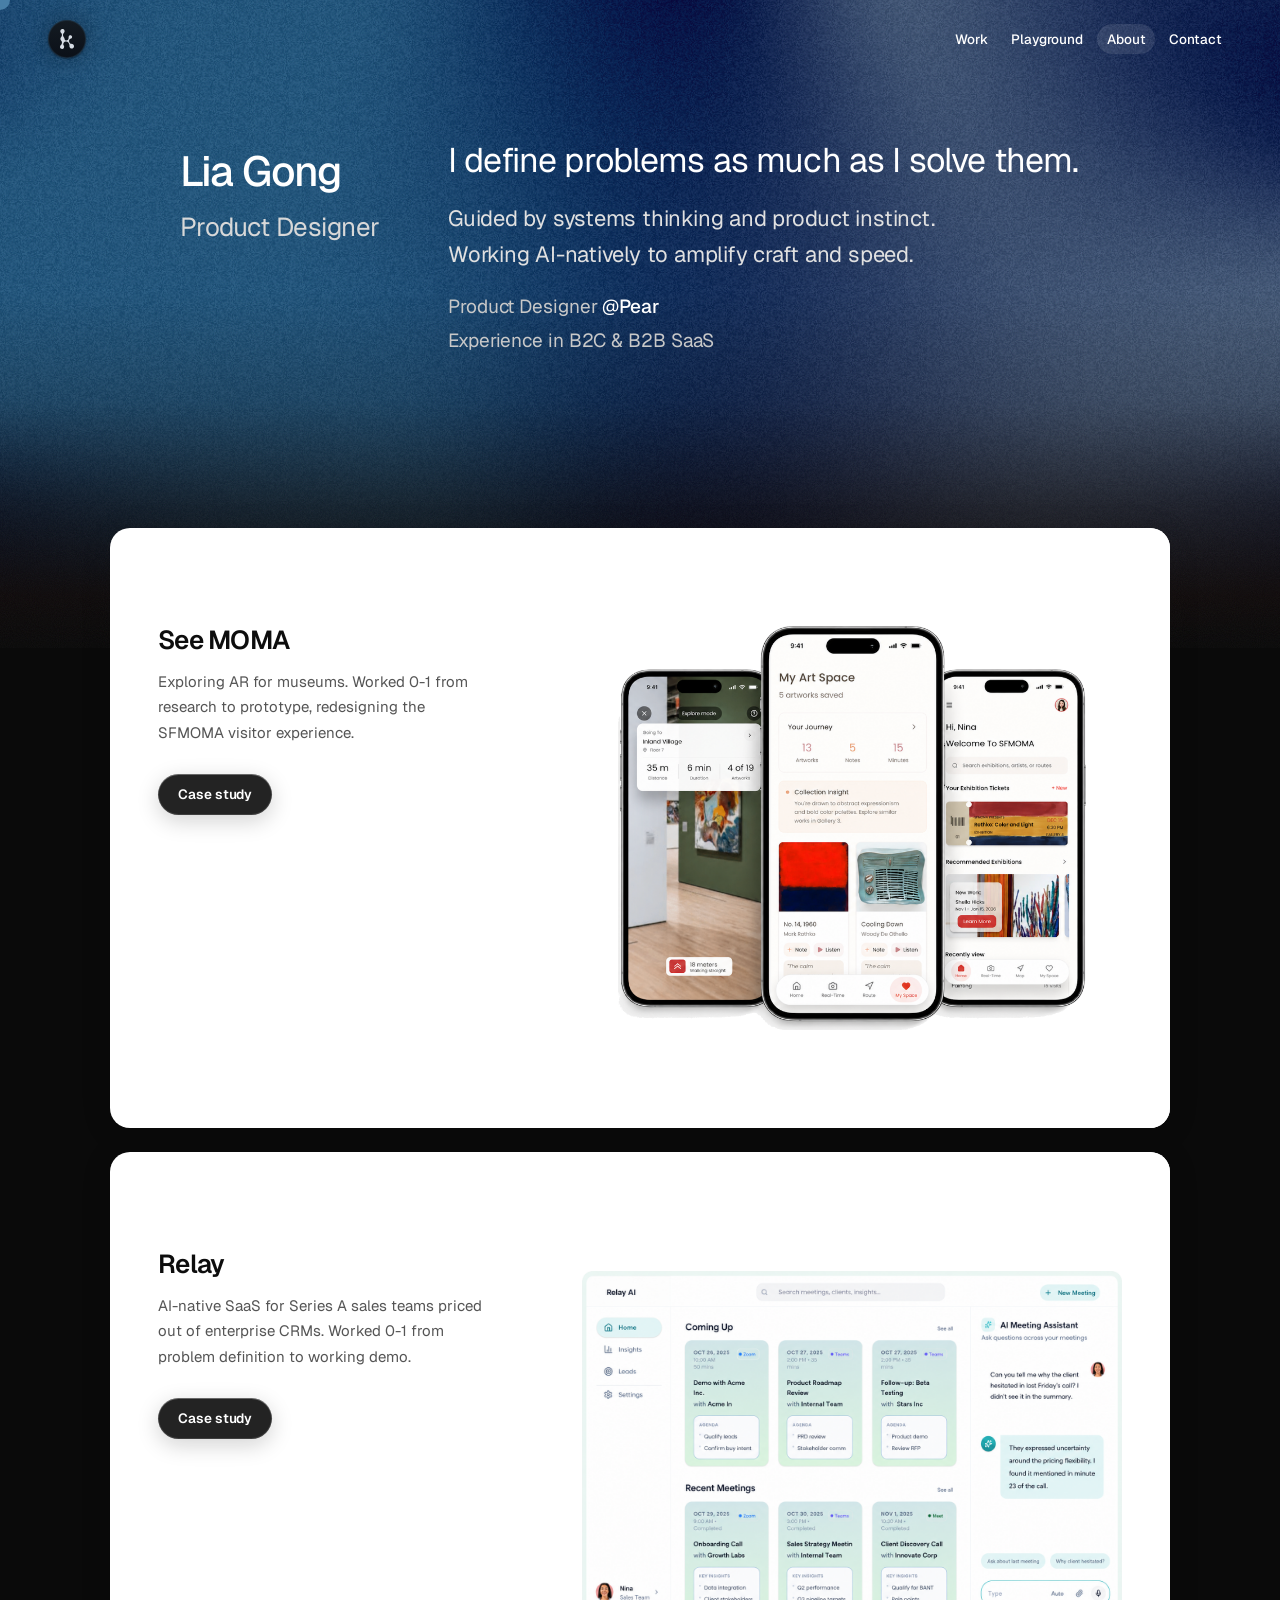
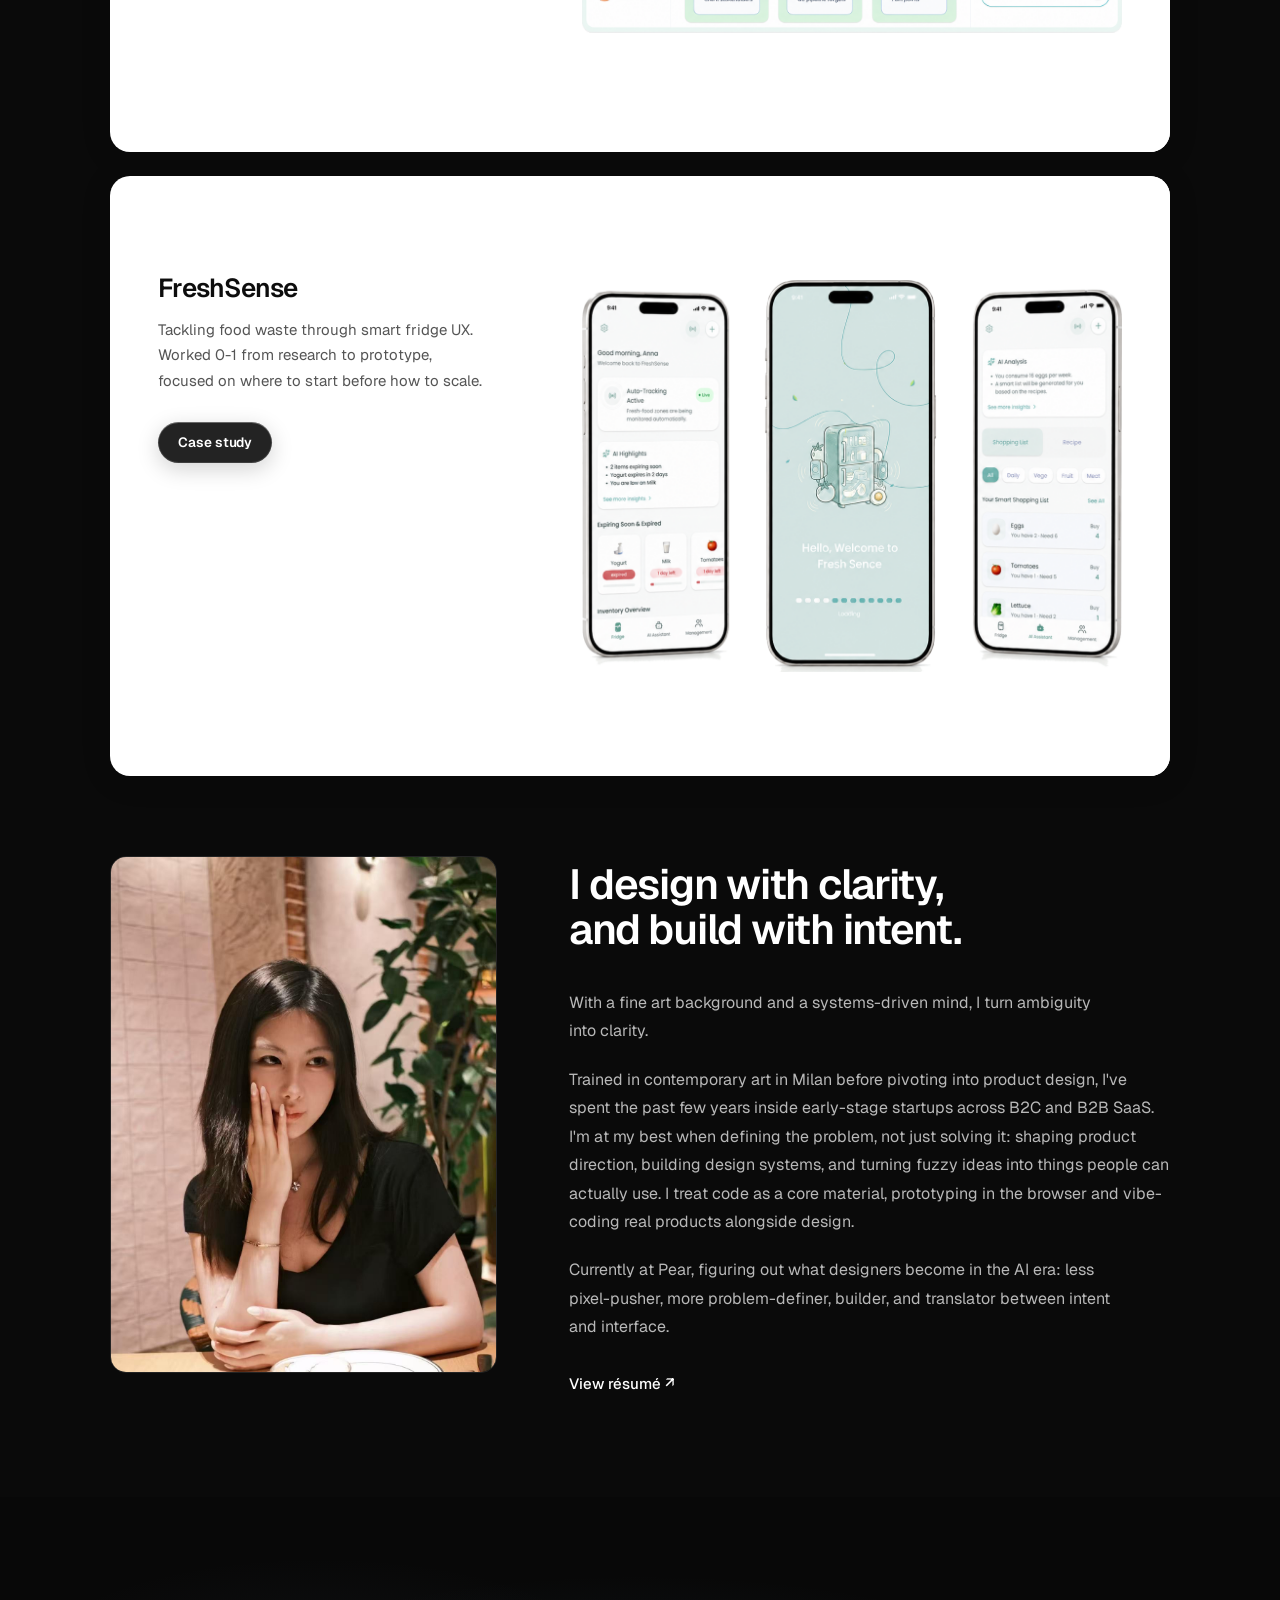
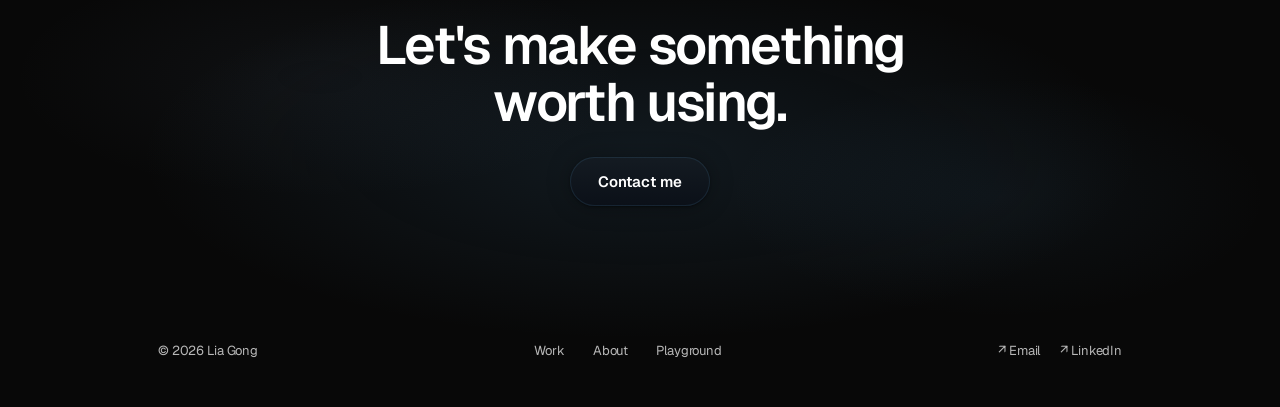
<file: index.html>
<!doctype html>
<html lang="en">
<head>
  <meta charset="utf-8">
  <meta name="viewport" content="width=device-width, initial-scale=1">
  <title>Lia Gong · Product Designer</title>
  <meta name="description" content="Product designer who turns ambiguity into clarity. Guided by systems thinking and a product-first mindset.">

  <link rel="icon" type="image/svg+xml" href="favicon.svg">

  <!-- Design tokens — single source of truth at project root -->
  <link rel="stylesheet" href="colors_and_type.css">

  <style>
/* ============================================================
   RESET & BASE
   ============================================================ */
*, *::before, *::after { box-sizing: border-box; margin: 0; padding: 0; }
html { scroll-behavior: smooth; -webkit-font-smoothing: antialiased; text-rendering: optimizeLegibility; }
body { background: var(--paper); color: var(--ink); font-family: var(--sans); font-size: 16px; line-height: 1.55; overflow-x: hidden; }
a { color: inherit; text-decoration: none; transition: color var(--dur-fast) var(--ease-out); }
::selection { background: var(--accent); color: var(--accent-ink); }

/* ============================================================
   SPRING ANIMATIONS  (Addison-style: y→0 with spring overshoot)
   ============================================================ */
@keyframes springUp {
  0%   { opacity: 0; transform: translateY(36px); }
  55%  { opacity: 1; transform: translateY(-5px); }
  75%  { transform: translateY(2.5px); }
  90%  { transform: translateY(-1px); }
  100% { opacity: 1; transform: translateY(0); }
}
@keyframes springCard {
  0%   { opacity: 0; transform: translateY(56px); }
  55%  { opacity: 1; transform: translateY(-7px); }
  78%  { transform: translateY(3px); }
  92%  { transform: translateY(-1px); }
  100% { opacity: 1; transform: translateY(0); }
}

/* Hero elements — unified spring entrance (Addison-style) */
.hero-left  { opacity: 0; animation: springUp 0.75s cubic-bezier(0.22,1,0.36,1) 0.15s forwards; }
.hero-right { opacity: 0; animation: springUp 0.75s cubic-bezier(0.22,1,0.36,1) 0.30s forwards; }

/* General scroll reveal (non-card) */
.reveal { opacity: 0; transform: translateY(22px); transition: opacity 0.65s var(--ease-out), transform 0.65s var(--ease-out); }
.reveal.visible { opacity: 1; transform: none; }
.reveal-delay-1 { transition-delay: 90ms; }
.reveal-delay-2 { transition-delay: 180ms; }
.reveal-delay-3 { transition-delay: 270ms; }

/* ============================================================
   NAV
   ============================================================ */
.nav {
  position: fixed; top: 0; left: 50%; transform: translateX(-50%);
  width: 100%; max-width: 100%; z-index: 50;
  display: flex; align-items: center; justify-content: space-between;
  padding: 20px 48px;
  background: transparent;
  border-bottom: 1px solid transparent;
  transition:
    top 0.45s var(--ease-out),
    max-width 0.45s var(--ease-out),
    padding 0.45s var(--ease-out),
    background 0.45s var(--ease-out),
    border-radius 0.45s var(--ease-out),
    border-color 0.45s var(--ease-out),
    box-shadow 0.45s var(--ease-out),
    gap 0.45s var(--ease-out);
}
.nav.scrolled {
  top: 14px;
  width: fit-content;
  max-width: 560px;
  padding: 9px 14px;
  gap: 16px;
  justify-content: flex-start;
  background: var(--chrome-glass-strong);
  backdrop-filter: blur(20px); -webkit-backdrop-filter: blur(20px);
  border-radius: 999px;
  border-color: var(--tint-2);
  box-shadow: 0 0 0 1px var(--tint-1), 0 8px 32px rgba(0,0,0,0.55);
}

/* Logo glass — same recipe as .pill-btn: dark gradient base, layered pill
   shadow for the rim/glow, sweep shimmer on hover. Keeps brand consistency
   between the nav corner and the CTA buttons.                              */
.nav-logo {
  display: inline-flex; align-items: center; justify-content: center;
  flex-shrink: 0; text-decoration: none;
  width: 38px; height: 38px;
  background: var(--btn-bg);
  border-radius: 50%;
  box-shadow: var(--shadow-pill);
  position: relative; overflow: hidden;
  transition: box-shadow var(--dur-base) var(--ease-out),
              transform   var(--dur-fast) var(--ease-out);
}
.nav-logo::before {
  content: "";
  position: absolute; inset: 0;
  background: linear-gradient(105deg, transparent 35%, var(--tint-2) 50%, transparent 65%);
  transform: translateX(-100%);
  transition: transform 0.55s var(--ease-out);
  pointer-events: none;
}
.nav-logo:hover { box-shadow: var(--shadow-pill-glow); }
.nav-logo:hover::before { transform: translateX(120%); }
.nav-logo:active { transform: scale(0.97); }
.nav-logo img { display: block; position: relative; z-index: 1; }
.nav-divider {
  width: 1px; height: 16px;
  background: var(--tint-4);
  flex-shrink: 0;
  margin: 0 8px;
  opacity: 0;
  transition: opacity 0.45s var(--ease-out);
}
.nav.scrolled .nav-divider { opacity: 1; }

.nav-right { display: flex; align-items: center; gap: 20px; }
.nav-links { display: flex; gap: 4px; list-style: none; position: relative; }
.nav-links li { position: relative; z-index: 1; }
.nav-links a {
  display: block; padding: 5px 10px;
  font-size: 13.5px; font-weight: 500; color: var(--ink); letter-spacing: -0.005em;
  text-decoration: none; text-underline-offset: 4px;
  text-decoration-color: transparent;
  transition: text-decoration-color var(--dur-fast) var(--ease-out);
  border-radius: 6px;
}
/* pill handles all states — no underline */
.nav-links a:hover,
.nav-links a.active { text-decoration: none; }

/* sliding pill indicator */
.nav-indicator {
  position: absolute; top: 0; left: 0; height: 100%;
  background: var(--tint-2);
  border-radius: 999px;
  pointer-events: none;
  opacity: 0;
  transition: left 0.28s cubic-bezier(0.22,1,0.36,1),
              width 0.28s cubic-bezier(0.22,1,0.36,1),
              opacity 0.18s;
  z-index: 0;
}
.nav-indicator.visible { opacity: 1; }

/* Pill button */
.pill-btn {
  display: inline-flex; align-items: center; gap: 7px;
  font-family: var(--sans); font-size: 13.5px; font-weight: 600;
  color: var(--ink);
  background: var(--btn-bg);
  border: none; border-radius: 999px; padding: 10px 20px;
  cursor: pointer; letter-spacing: -0.005em;
  box-shadow: var(--shadow-pill); text-decoration: none;
  position: relative; overflow: hidden;
  transition: box-shadow var(--dur-base) var(--ease-out), transform var(--dur-fast) var(--ease-out), color var(--dur-fast) var(--ease-out);
}
.pill-btn::before {
  content: ""; position: absolute; inset: 0;
  background: linear-gradient(105deg, transparent 35%, var(--tint-2) 50%, transparent 65%);
  transform: translateX(-100%); transition: transform 0.55s var(--ease-out); pointer-events: none;
}
.pill-btn:hover { box-shadow: var(--shadow-pill-glow); color: var(--btn-hover-color); }
.pill-btn:hover::before { transform: translateX(120%); }
.pill-btn:active { transform: scale(0.97); }
.pill-btn-cta { font-size: 15px; padding: 13px 28px; }

/* ============================================================
   HERO  (2-column, compact so work peeks below fold)
   ============================================================ */
.hero {
  position: relative; min-height: 72vh;
  display: flex; align-items: flex-start;
  padding: 140px 60px 40px 180px; overflow: hidden;
  background: #0e0806;
  margin-bottom: -120px;
}
/* bottom fade into dark */
.hero::after {
  content: ""; position: absolute; inset: 0; z-index: 1; pointer-events: none;
  background: linear-gradient(
    to bottom,
    transparent 0%, transparent 45%,
    rgba(14,8,6,0.20) 62%,
    rgba(14,8,6,0.65) 78%,
    rgba(14,8,6,0.95) 92%,
    #080808 100%
  );
}
#hero-flow {
  position: absolute; inset: 0; width: 100%; height: 100%;
  z-index: 0; pointer-events: none;
  opacity: 0.65;
}
.hero-grain {
  position: absolute; inset: 0; z-index: 2; opacity: 0.055; pointer-events: none;
  background-image: url("data:image/svg+xml,%3Csvg viewBox='0 0 256 256' xmlns='http://www.w3.org/2000/svg'%3E%3Cfilter id='n'%3E%3CfeTurbulence type='fractalNoise' baseFrequency='0.75' numOctaves='4' stitchTiles='stitch'/%3E%3C/filter%3E%3Crect width='100%25' height='100%25' filter='url(%23n)'/%3E%3C/svg%3E");
  background-size: 200px;
}

/* 2-column grid */
.hero-layout {
  position: relative; z-index: 3;
  display: grid; grid-template-columns: 220px 1fr;
  gap: 48px; width: 100%; align-items: start;
  max-width: 1060px; margin: 0 auto;
}
/* hero-left & hero-right animate via @keyframes above — no extra opacity/transform needed */
.hero-left { display: flex; flex-direction: column; gap: 14px; padding-top: 8px; }
.hero-name-sm {
  font-family: var(--sans); font-weight: 500;
  font-size: 42px; letter-spacing: -0.03em; color: var(--ink); line-height: 1.12;
}
.hero-role-sm {
  font-size: 26px; font-weight: 400;
  color: #D8D8D8; letter-spacing: -0.02em; line-height: 1.4;
}
.hero-right { display: flex; flex-direction: column; gap: 20px; }
.hero-name {
  font-family: var(--sans); font-weight: 400;
  font-size: 34px;
  line-height: 1.22; letter-spacing: -0.025em; color: var(--ink); margin: 0;
}
.hero-sub {
  font-size: 22px; line-height: 1.60; color: #E0E0E0;
  max-width: 44ch; font-weight: 400; letter-spacing: -0.01em;
}
.hero-meta { display: flex; flex-direction: column; gap: 5px; }
.hero-meta span { font-size: 19px; color: #C8C8C8; letter-spacing: -0.005em; }
.hero-meta .at { color: var(--ink); font-weight: 500; text-decoration: none; }
.hero-meta .at:hover { text-decoration: underline; text-underline-offset: 4px; }
.hero-ctas { display: flex; gap: 10px; }

/* Buttons */
.btn {
  display: inline-flex; align-items: center; gap: 8px;
  font-family: var(--sans); font-size: 14px; font-weight: 600;
  padding: 12px 24px; border-radius: 999px;
  text-decoration: none; cursor: pointer; border: 1px solid transparent;
  letter-spacing: -0.005em; position: relative; overflow: hidden;
  transition: transform var(--dur-fast) var(--ease-out), box-shadow var(--dur-base) var(--ease-out), color var(--dur-fast) var(--ease-out), border-color var(--dur-fast) var(--ease-out), background var(--dur-fast) var(--ease-out);
}
.btn:active { transform: scale(0.97); }
.btn::before {
  content: ""; position: absolute; inset: 0;
  background: linear-gradient(105deg, transparent 35%, var(--tint-4) 50%, transparent 65%);
  transform: translateX(-100%); transition: transform 0.55s var(--ease-out); pointer-events: none;
}
.btn:hover::before { transform: translateX(120%); }
.btn-accent { background: var(--accent); color: var(--paper); border-color: var(--accent); }
.btn-accent:hover { box-shadow: 0 0 36px var(--accent-tint-4); transform: translateY(-1px); color: var(--paper); }
.btn-ghost { background: transparent; color: var(--ink-2); border-color: var(--line-strong); }
.btn-ghost:hover { border-color: var(--accent-tint-4); color: var(--accent); }

/* ============================================================
   SECTION DIVIDER  (dot + label + rule)
   ============================================================ */
.section-divider {
  display: flex; align-items: center; gap: 12px;
  padding: 0 48px; height: 36px;
}
.divider-dot {
  width: 9px; height: 9px; border-radius: 50%;
  background: var(--accent); flex-shrink: 0;
}
.divider-label {
  font-family: var(--mono); font-size: 11px; text-transform: uppercase;
  letter-spacing: 0.14em; color: var(--ink-3); white-space: nowrap;
}
.divider-rule { flex: 1; height: 1px; background: var(--line); max-width: 900px; }

/* ============================================================
   WORK SECTION — ADDISON-STYLE WHITE CARDS
   ============================================================ */
.work-section {
  padding: 0;
  display: flex; flex-direction: column; gap: 24px;
  background: transparent;
  max-width: 1060px;
  margin: 0 auto;
  position: relative; z-index: 10;
  /* spring entrance — triggered when section scrolls into view */
  opacity: 0; transform: translateY(60px);
  transition: none;
}
.work-section.visible {
  animation: springCard 0.90s cubic-bezier(0.22,1,0.36,1) 0.05s forwards;
}

/* ---- Sticky wrapper: the stacking magic ---- */
.wcard-wrap {
  position: sticky;
  top: 0;
  overflow: visible;
}
.wcard-wrap:nth-child(1) { z-index: 2; }
.wcard-wrap:nth-child(2) { z-index: 3; }
.wcard-wrap:nth-child(3) { z-index: 4; }

/* traffic-light dots (shared) */
.tl  { width: 10px; height: 10px; border-radius: 50%; display: inline-block; flex-shrink: 0; }
.tl-r { background: var(--bad); }
.tl-y { background: var(--warn); }
.tl-g { background: var(--good); }

/* live pulse dot */
.live-dot {
  width: 6px; height: 6px; border-radius: 50%;
  background: var(--accent); flex-shrink: 0;
  animation: livePulse 2.2s ease-in-out infinite;
}
@keyframes livePulse {
  0%, 100% { opacity: 1; box-shadow: 0 0 0 0 var(--accent-tint-4); }
  50%       { opacity: 0.5; box-shadow: 0 0 0 5px rgba(72,127,167,0); }
}

/* ---- Card shell ---- */
.wcard {
  display: grid; grid-template-columns: 40% 60%;
  height: 600px; border-radius: 20px; overflow: hidden;
  text-decoration: none; color: inherit;
  background: var(--ink);
  box-shadow: 0 4px 32px rgba(0,0,0,0.10), 0 1px 4px rgba(0,0,0,0.06);
  position: relative;
}

/* ---- Left info panel ---- */
.wcard-info {
  padding: 78px 48px 44px;
  display: flex; flex-direction: column;
  color: #111;
}
.wcard-top {
  display: flex; align-items: center; gap: 10px; margin-bottom: 20px;
}
.wcard-num { display: none; }
.wcard-live {
  display: flex; align-items: center; gap: 6px;
  font-family: var(--mono); font-size: 10px; color: var(--accent);
  letter-spacing: 0.07em;
}
.wcard-name {
  font-family: var(--sans); font-weight: 600;
  font-size: 26px; letter-spacing: -0.028em;
  color: #0d0d0d; line-height: 1.1; margin-bottom: 14px;
}
.wcard-desc {
  font-size: 15px; color: #555; line-height: 1.72;
  max-width: 38ch;
}
.wcard-cta {
  align-self: flex-start; margin-top: 28px;
  background: var(--chrome-glass-strong);
  -webkit-backdrop-filter: blur(16px) saturate(1.6);
  backdrop-filter: blur(16px) saturate(1.6);
  box-shadow: inset 0 1px 0 rgba(255,255,255,0.22),
              inset 0 0 0 1px rgba(255,255,255,0.12),
              0 6px 22px rgba(13,13,13,0.18);
  transition: box-shadow var(--dur-base) var(--ease-out),
              transform var(--dur-fast) var(--ease-out),
              color var(--dur-fast) var(--ease-out);
}
.wcard:hover .wcard-cta {
  color: var(--btn-hover-color);
  box-shadow: inset 0 1px 0 rgba(255,255,255,0.18),
              inset 0 0 0 1px rgba(72,127,167,0.45),
              0 8px 28px rgba(72,127,167,0.28);
}
.wcard:hover .wcard-cta::before { transform: translateX(120%); }

/* ---- Right device panel ---- */
.wcard-device {
  position: relative; overflow: hidden;
  background: #FFFFFF;
  display: flex; align-items: center; justify-content: center;
  padding: 44px 24px;
}
.wcard-cover {
  width: 100%; max-width: 540px; height: 404px;
  object-fit: contain;
  background: #FFFFFF;
  border-radius: 16px;
  display: block;
}
/* Browser mockup — web apps */
.wcard-browser {
  width: 100%; max-width: 560px;
  background: #0d0d0d; border-radius: 14px;
  border: 1px solid var(--tint-2);
  box-shadow: 0 16px 40px rgba(0,0,0,0.28), 0 0 0 1px var(--tint-1);
  overflow: hidden;
  display: flex; flex-direction: column;
}
.wbr-bar {
  height: 34px; background: #161616; border-bottom: 1px solid #1f1f1f;
  display: flex; align-items: center; gap: 6px; padding: 0 14px; flex-shrink: 0;
}
.wbr-url {
  margin-left: 10px; background: #222; border: 1px solid #2a2a2a;
  border-radius: 5px; padding: 3px 12px;
  font-family: var(--mono); font-size: 10px; color: #555;
  flex: 1; max-width: 260px;
}
.wbr-body {
  display: flex; flex: 1; overflow: hidden; min-height: 368px;
}
.wbr-sidebar {
  width: 168px; background: #0f0f0f; border-right: 1px solid var(--paper-3);
  padding: 14px 0; flex-shrink: 0;
}
.wbr-s-hd {
  font-family: var(--mono); font-size: 8.5px; text-transform: uppercase;
  letter-spacing: 0.13em; color: var(--line-strong); padding: 0 14px 8px;
}
.wbr-s-item {
  display: block; padding: 6px 14px; font-size: 11.5px; color: #555;
  border-radius: 5px; margin: 0 5px 1px;
}
.wbr-s-item.on { background: var(--accent-tint-2); color: var(--accent); font-weight: 500; }
.wbr-s-item.dim { color: var(--line-strong); font-size: 10.5px; }
.wbr-canvas {
  flex: 1; background: #080808; display: flex; flex-direction: column;
  align-items: center; justify-content: center; gap: 10px; padding: 20px;
}
.wbr-canvas-pill {
  background: var(--paper-3); border: 1px solid #2a2a2a; border-radius: 6px;
  padding: 7px 16px; font-family: var(--mono); font-size: 10px; color: #555;
}
.wbr-canvas-badge {
  padding: 5px 12px; border-radius: 6px; background: var(--accent-tint-2);
  border: 1px solid var(--accent-tint-3); font-family: var(--mono);
  font-size: 9.5px; color: var(--accent);
}
.wbr-panel {
  width: 188px; background: #0f0f0f; border-left: 1px solid var(--paper-3);
  padding: 14px 0; flex-shrink: 0;
}
.wbr-p-hd {
  font-family: var(--mono); font-size: 8.5px; text-transform: uppercase;
  letter-spacing: 0.13em; color: var(--line-strong); padding: 0 14px 8px;
}
.wbr-p-item {
  display: block; padding: 6px 14px; font-size: 11.5px; color: #555;
  border-radius: 5px; margin: 0 5px 1px;
}
.wbr-p-item.on { background: var(--accent-tint-2); color: var(--accent); }
.wbr-p-prompt {
  margin: 8px 12px 0; padding: 9px; background: var(--paper-3);
  border: 1px solid #252525; border-radius: 6px;
  font-size: 9.5px; color: var(--ink-4); line-height: 1.5;
}

/* Meeting-assistant body (Relay) */
.wbr-list { flex: 1; padding: 14px; display: flex; flex-direction: column; gap: 1px; background: #090909; }
.wbr-row { padding: 10px 12px; border-radius: 8px; display: flex; flex-direction: column; gap: 5px; }
.wbr-row.hi { background: var(--accent-tint-1); }
.wbr-row-lbl { font-size: 11px; color: #888; }
.wbr-row-bar { height: 3px; border-radius: 999px; background: var(--accent); }
.wbr-footer {
  padding: 10px 14px; border-top: 1px solid var(--paper-3);
  display: flex; flex-direction: column; gap: 4px;
}
.wbr-footer-lbl { font-size: 10px; color: #888; font-weight: 500; font-family: var(--mono); }
.wbr-footer-sub { font-size: 9px; color: #444; font-family: var(--mono); }
.wbr-footer-bar { height: 3px; border-radius: 999px; background: var(--accent-glow); margin-top: 4px; }

/* Phone mockup — iOS apps */
.wcard-phone-wrap {
  position: absolute; bottom: -8px;
  left: 50%; transform: translateX(-50%);
  display: flex; align-items: flex-end; justify-content: center;
}
.wcard-phone {
  width: 220px; background: #111; border-radius: 36px;
  border: 8px solid #1c1c1c;
  box-shadow:
    0 0 0 1px var(--tint-1),
    0 -16px 64px rgba(0,0,0,0.45);
  overflow: hidden; position: relative;
}
.phone-notch {
  width: 100px; height: 28px; background: #111;
  border-radius: 0 0 20px 20px;
  position: absolute; top: 0; left: 50%; transform: translateX(-50%);
  z-index: 2;
}
.phone-screen { background: var(--paper); padding: 40px 0 20px; min-height: 440px; display: flex; flex-direction: column; }
.phone-bar {
  padding: 0 16px 12px;
  font-size: 11px; font-weight: 600; color: #fff; letter-spacing: -0.01em;
}
.phone-row {
  padding: 9px 16px; border-bottom: 1px solid var(--paper-3);
  display: flex; flex-direction: column; gap: 4px;
}
.phone-row-lbl { font-size: 9.5px; color: #888; }
.phone-row-bar { height: 2.5px; border-radius: 999px; }
.phone-row-warn { color: var(--warn) !important; }
.phone-row-bad  { color: var(--bad)  !important; }
.phone-suggestion {
  margin: 10px 14px 0; padding: 10px 12px;
  background: var(--paper-3); border: 1px solid #2a2a2a; border-radius: 10px;
}
.phone-sug-title { font-size: 10px; font-weight: 600; color: #fff; margin-bottom: 3px; }
.phone-sug-sub { font-size: 9px; color: #666; }
.phone-home { height: 4px; width: 80px; background: #fff; border-radius: 999px; opacity: 0.25; margin: 16px auto 0; }

/* reveal-work removed — section uses whole-section spring entrance */

/* ============================================================
   ABOUT SECTION
   ============================================================ */
.about-section { padding: 80px 48px 100px; }
.about-wrap {
  display: grid; grid-template-columns: 1fr 1.55fr;
  gap: 72px; align-items: start;
  max-width: 1060px; margin: 0 auto;
}

/* Left: name + photo */
.about-left {
  position: sticky; top: 100px;
  display: flex; flex-direction: column; gap: 20px;
}
.about-name-label {
  font-family: var(--sans); font-weight: 600;
  font-size: 28px; letter-spacing: -0.03em; color: var(--ink); line-height: 1.15;
}
.about-portrait {
  width: 100%; aspect-ratio: 3/4; border-radius: 16px;
  overflow: hidden; background: #0e0e0e;
  border: 1px solid var(--line);
}
.about-portrait img {
  width: 100%; height: 100%; object-fit: cover; object-position: center top;
  display: block;
}

/* Right: headline + bio */
.about-content { display: flex; flex-direction: column; gap: 0; padding-top: 6px; }
.about-h {
  font-family: var(--sans); font-weight: 600;
  font-size: 42px;
  line-height: 1.08; letter-spacing: -0.03em; color: var(--ink); margin-bottom: 36px;
}
.about-bio {
  display: flex; flex-direction: column; gap: 20px;
}
.about-bio p { font-size: 16px; line-height: 1.78; color: var(--ink-2); }
.about-resume {
  display: inline-flex; align-items: center; gap: 5px;
  font-size: 15px; color: var(--ink); font-weight: 500; margin-top: 10px;
  padding-bottom: 1px; border-bottom: 1px solid transparent;
  transition: color var(--dur-fast) var(--ease-out), border-color var(--dur-fast) var(--ease-out);
}
.about-resume:hover { color: var(--accent); border-color: var(--accent); }

/* ============================================================
   CTA BAND
   ============================================================ */
.cta-footer-wrap {
  position: relative;
  background: #080808;
}
.cta-footer-wrap::before {
  content: ""; position: absolute;
  top: 0; left: 0; right: 0; bottom: 0;
  background:
    radial-gradient(ellipse 60% 280px at 50% 260px, var(--accent-tint-2), transparent 65%),
    radial-gradient(ellipse 40% 200px at 25% 180px, rgba(109,132,163,0.07), transparent 60%),
    radial-gradient(ellipse 35% 200px at 78% 300px, var(--accent-tint-1), transparent 60%);
  pointer-events: none;
}
.cta-band {
  background: transparent;
  padding: 120px 48px 100px; text-align: center;
  display: flex; flex-direction: column; align-items: center; gap: 18px;
  position: relative;
}
.cta-h {
  font-family: var(--sans); font-weight: 600;
  font-size: clamp(30px, 4.2vw, 54px);
  line-height: 1.06; letter-spacing: -0.03em; color: var(--ink);
  max-width: 18ch; position: relative;
}
.cta-sub { font-size: 16px; color: var(--ink-3); position: relative; }
.cta-actions { display: flex; gap: 12px; margin-top: 8px; position: relative; }

/* ============================================================
   FOOTER
   ============================================================ */
.footer-outer {
  background: transparent;
  position: relative;
}
.footer {
  padding: 32px 48px 44px;
  display: flex; justify-content: space-between; align-items: center;
  flex-wrap: wrap; gap: 16px;
  max-width: 1060px; margin: 0 auto; width: 100%;
  position: relative; z-index: 1;
}
.footer-copy { font-size: 13px; color: var(--ink-2); letter-spacing: -0.01em; }
.footer-nav { display: flex; gap: 28px; list-style: none; }
.footer-nav a { font-size: 13px; color: var(--ink-2); letter-spacing: -0.01em; transition: color var(--dur-fast) var(--ease-out); }
.footer-nav a:hover { color: var(--ink); }
.footer-social { display: flex; gap: 20px; }
.footer-social a { font-size: 13px; color: var(--ink-2); letter-spacing: -0.01em; text-decoration: none; transition: color var(--dur-fast) var(--ease-out); }
.footer-social a:hover { color: var(--ink); }

/* ============================================================
   ANIMATIONS
   ============================================================ */

/* Dot orbit glow — logo accent */
@keyframes dotOrbit {
  0%   { text-shadow:  3px  0   7px var(--accent); }
  25%  { text-shadow:  0    3px 7px var(--accent); }
  50%  { text-shadow: -3px  0   7px var(--accent); }
  75%  { text-shadow:  0   -3px 7px var(--accent); }
  100% { text-shadow:  3px  0   7px var(--accent); }
}

/* Click ripple */
.ripple {
  position: fixed; border-radius: 50%; transform: scale(0);
  pointer-events: none; z-index: 9999;
  animation: rippleOut 0.65s var(--ease-out) forwards;
}
@keyframes rippleOut { to { transform: scale(1); opacity: 0; } }

/* ============================================================
   PROJECT MODAL
   ============================================================ */
.modal-scrim {
  position: fixed; inset: 0;
  background: rgba(0,0,0,0.78);
  backdrop-filter: blur(14px); -webkit-backdrop-filter: blur(14px);
  z-index: 200; display: flex; align-items: flex-end; justify-content: center;
  opacity: 0; pointer-events: none;
  transition: opacity var(--dur-base) var(--ease-out);
}
.modal-scrim.open { opacity: 1; pointer-events: all; }
.modal-sheet {
  width: 100%; max-width: 880px; max-height: 88vh;
  background: var(--paper-2); border: 1px solid var(--line-strong);
  border-bottom: none; border-radius: 20px 20px 0 0;
  overflow-y: auto; transform: translateY(100%);
  transition: transform var(--dur-slow) var(--ease-out);
  scrollbar-width: none;
}
.modal-sheet::-webkit-scrollbar { display: none; }
.modal-scrim.open .modal-sheet { transform: translateY(0); }
.modal-drag { width: 40px; height: 4px; background: var(--line-strong); border-radius: 999px; margin: 16px auto 0; }
.modal-header {
  display: flex; justify-content: space-between; align-items: center;
  padding: 18px 32px 16px; border-bottom: 1px solid var(--line);
  position: sticky; top: 0; background: var(--paper-2); z-index: 1;
}
.modal-header-eyebrow { font-family: var(--mono); font-size: 10px; text-transform: uppercase; letter-spacing: 0.14em; color: var(--accent); }
.modal-close-btn {
  background: var(--paper-3); border: 1px solid var(--line); border-radius: 50%;
  width: 32px; height: 32px; display: flex; align-items: center; justify-content: center;
  font-size: 16px; color: var(--ink-3); cursor: pointer; line-height: 1;
  transition: color var(--dur-fast) var(--ease-out), border-color var(--dur-fast) var(--ease-out);
}
.modal-close-btn:hover { color: var(--ink); border-color: var(--line-strong); }
.modal-img-area {
  aspect-ratio: 16/7; position: relative; overflow: hidden;
  margin: 24px 32px 0; border-radius: 12px; border: 1px solid var(--line);
  background: #060d13;
}
.modal-img-area::before {
  content: ""; position: absolute; inset: 0; z-index: 1; pointer-events: none;
  background:
    radial-gradient(ellipse 50% 80% at 28% 50%, var(--btn-border), transparent 60%),
    linear-gradient(90deg, var(--accent-tint-2) 0%, transparent 18%, transparent 82%, var(--accent-tint-1) 100%);
}
.modal-body { padding: 28px 32px 40px; }
.modal-title { font-family: var(--sans); font-weight: 600; font-size: clamp(28px, 3.5vw, 42px); line-height: 1.05; letter-spacing: -0.025em; margin: 0 0 14px; color: var(--ink); }
.modal-desc { font-size: 16px; line-height: 1.7; color: var(--ink-2); margin: 0 0 12px; }
.modal-meta-grid {
  display: grid; grid-template-columns: auto 1fr; gap: 12px 28px;
  margin-top: 28px; padding-top: 24px; border-top: 1px solid var(--line);
}
.modal-meta-grid dt { font-family: var(--mono); font-size: 10px; text-transform: uppercase; letter-spacing: 0.14em; color: var(--ink-4); align-self: center; }
.modal-meta-grid dd { margin: 0; font-size: 14px; color: var(--ink-2); }

/* ============================================================
   PASSWORD GATE
   ============================================================ */
.pw-scrim {
  position: fixed; inset: 0;
  background: rgba(0,0,0,0.78);
  backdrop-filter: blur(14px); -webkit-backdrop-filter: blur(14px);
  z-index: 210; display: flex; align-items: center; justify-content: center;
  opacity: 0; pointer-events: none;
  transition: opacity var(--dur-base) var(--ease-out);
}
.pw-scrim.open { opacity: 1; pointer-events: all; }
.pw-card {
  position: relative;
  width: 100%; max-width: 360px; margin: 24px;
  background: var(--paper-2); border: 1px solid var(--line-strong);
  border-radius: 18px; padding: 34px 30px 30px;
  text-align: center;
  transform: translateY(14px) scale(0.98);
  transition: transform var(--dur-base) var(--ease-out);
}
.pw-scrim.open .pw-card { transform: translateY(0) scale(1); }
.pw-card.shake { animation: pwShake 0.4s var(--ease-out); }
@keyframes pwShake {
  0%,100% { transform: translateX(0); }
  20%,60% { transform: translateX(-7px); }
  40%,80% { transform: translateX(7px); }
}
.pw-close {
  position: absolute; top: 14px; right: 14px;
  background: var(--paper-3); border: 1px solid var(--line); border-radius: 50%;
  width: 30px; height: 30px; display: flex; align-items: center; justify-content: center;
  font-size: 15px; color: var(--ink-3); cursor: pointer; line-height: 1;
  transition: color var(--dur-fast) var(--ease-out), border-color var(--dur-fast) var(--ease-out);
}
.pw-close:hover { color: var(--ink); border-color: var(--line-strong); }
.pw-eyebrow {
  font-family: var(--mono); font-size: 10px; text-transform: uppercase;
  letter-spacing: 0.14em; color: var(--accent); margin-bottom: 12px;
}
.pw-title {
  font-family: var(--sans); font-weight: 600; font-size: 20px;
  letter-spacing: -0.02em; color: var(--ink); margin: 0 0 8px;
}
.pw-sub { font-size: 13px; line-height: 1.6; color: var(--ink-3); margin: 0 0 20px; }
.pw-form { display: flex; flex-direction: column; gap: 10px; }
.pw-input {
  width: 100%; padding: 12px 16px; box-sizing: border-box;
  background: var(--paper-3); border: 1px solid var(--line);
  border-radius: 10px; font-family: var(--sans); font-size: 14px;
  color: var(--ink); text-align: center; letter-spacing: 0.04em;
  transition: border-color var(--dur-fast) var(--ease-out);
}
.pw-input:focus { outline: none; border-color: var(--accent); }
.pw-input::placeholder { color: var(--ink-4); letter-spacing: 0; }
.pw-submit {
  width: 100%; padding: 12px 16px; box-sizing: border-box;
  background: var(--accent); color: var(--accent-ink);
  border: none; border-radius: 10px;
  font-family: var(--sans); font-size: 14px; font-weight: 600;
  cursor: pointer;
  transition: filter var(--dur-fast) var(--ease-out);
}
.pw-submit:hover { filter: brightness(1.12); }
.pw-error {
  font-size: 12px; color: var(--bad); min-height: 15px;
  margin: 2px 0 0; opacity: 0;
  transition: opacity var(--dur-fast) var(--ease-out);
}
.pw-error.show { opacity: 1; }

/* ============================================================
   CUSTOM CURSOR
   ============================================================ */
body { cursor: none; }
*, a, button, [data-project], .wcard { cursor: none !important; }

.cursor-dot {
  width: 20px; height: 20px;
  background: var(--accent);
  border-radius: 50%;
  position: fixed; top: 0; left: 0;
  pointer-events: none; z-index: 10001;
  transform: translate(-50%, -50%);
  transition: width 0.18s var(--ease-out), height 0.18s var(--ease-out), opacity 0.18s;
}
.cursor-ring { display: none; }
/* Hover: ball grows */
body.cur-hover .cursor-dot { width: 30px; height: 30px; }
/* Click: ball presses */
body.cur-click .cursor-dot { width: 10px; height: 10px; }


/* (slide-reveal variants removed — work list uses reveal-work instead) */

/* ============================================================
   RESPONSIVE
   ============================================================ */
@media (max-width: 900px) {
  .nav { padding: 16px 24px; }
  .nav.scrolled { top: 10px; max-width: calc(100% - 32px); padding: 9px 14px; }
  .nav-links { display: none; }
  /* Hero: stack to single column */
  .hero { padding: 100px 24px 52px; min-height: auto; }
  .hero-layout { grid-template-columns: 1fr; gap: 20px; }
  .hero-left { padding-top: 0; }
  .hero-name-sm, .hero-role-sm { font-size: 22px; }
  .section-divider { padding: 0 24px; }
  /* Work cards: stack device below info */
  .work-section { padding: 12px 16px 64px; gap: 12px; }
  .wcard-wrap { position: static; }  /* disable sticky on mobile */
  .work-section { gap: 12px; }
  .wcard { grid-template-columns: 1fr; height: auto; min-height: auto; }
  .wcard-device { min-height: 260px; padding: 24px; }
  .wcard-browser { width: 90%; right: 5%; }
  .wcard-phone-wrap { right: auto; }
  .about-section { padding: 20px 24px 64px; }
  .about-wrap { grid-template-columns: 1fr; gap: 40px; }
  .about-portrait { position: static; aspect-ratio: 4/3; }
  .cta-band { padding: 80px 24px; }
  .cta-actions { flex-direction: column; width: 100%; max-width: 280px; }
  .footer { flex-direction: column; text-align: center; gap: 18px; padding: 24px 24px 36px; }
  .footer-social { justify-content: center; }
}
@media (prefers-reduced-motion: reduce) {
  .reveal { opacity: 1; transform: none; transition: none; }
  .footer-brand .dot { animation: none; }
}

  </style>
</head>
<body>

<!-- ============================================================
     NAV
     ============================================================ -->
<header class="nav" id="nav">
  <a href="#" class="nav-logo" aria-label="Lia Gong home">
    <img src="logo1.svg" alt="Lia Gong" width="14" height="20">
  </a>
  <span class="nav-divider" aria-hidden="true"></span>
  <div class="nav-right">
    <ul class="nav-links">
      <span class="nav-indicator" aria-hidden="true"></span>
      <li><a href="#work">Work</a></li>
      <li><a href="playground.html">Playground</a></li>
      <li><a href="#about">About</a></li>
      <li><a href="#contact">Contact</a></li>
    </ul>
  </div>
</header>


<!-- ============================================================
     HERO
     ============================================================ -->
<section class="hero" id="home">

  <canvas id="hero-flow" aria-hidden="true"></canvas>
  <div class="hero-grain" aria-hidden="true"></div>

  <div class="hero-layout">

    <!-- Left column: identity -->
    <div class="hero-left">
      <span class="hero-name-sm">Lia Gong</span>
      <span class="hero-role-sm">Product Designer</span>
    </div>

    <!-- Right column: statement + meta + CTAs -->
    <div class="hero-right">
      <h1 class="hero-name">I define problems as much as I solve them.</h1>
      <p class="hero-sub">Guided by systems thinking and product instinct.<br>Working AI-natively to amplify craft and speed.</p>
      <div class="hero-meta">
        <span>Product Designer <span style="color:var(--ink)">@</span><a href="https://about.pear.us/" class="at" target="_blank" rel="noopener">Pear</a></span>
        <span>Experience in B2C &amp; B2B SaaS</span>
      </div>
    </div>

  </div>
</section>


<!-- ============================================================
     WORK SECTION
     ============================================================ -->
<section class="work-section reveal-work" id="work">

  <!-- ── 01 SeeMOMA ──────────────────────────────────────── -->
  <div class="wcard-wrap">
  <a class="wcard" href="sfmoma-casestudy.html" data-project="seemoma">

    <div class="wcard-info">
      <div class="wcard-top">
        <span class="wcard-num">01</span>
      </div>
      <h2 class="wcard-name">See MOMA</h2>
      <p class="wcard-desc">Exploring AR for museums. Worked 0-1 from research to prototype, redesigning the SFMOMA visitor experience.</p>
      <span class="wcard-cta pill-btn">Case study</span>
    </div>

    <div class="wcard-device">
      <img class="wcard-cover" src="casestudy-moma/seemoma-cover.png" alt="SeeMOMA app screens: AR navigation, personal art space, and home">
    </div>

  </a>
  </div><!-- /wcard-wrap -->

  <!-- ── 02 Relay ────────────────────────────────────────── -->
  <div class="wcard-wrap">
  <a class="wcard" href="#" data-locked="relay-casestudy.html">

    <div class="wcard-info">
      <div class="wcard-top">
        <span class="wcard-num">02</span>
      </div>
      <h2 class="wcard-name">Relay</h2>
      <p class="wcard-desc">AI-native SaaS for Series A sales teams priced out of enterprise CRMs. Worked 0-1 from problem definition to working demo.</p>
      <span class="wcard-cta pill-btn">Case study</span>
    </div>

    <div class="wcard-device">
      <img class="wcard-cover" src="casestudy/relay-cover.png" alt="Relay app: meeting list with live transcript and AI summary">
    </div>

  </a>
  </div><!-- /wcard-wrap -->

  <!-- ── 03 FreshSense ───────────────────────────────────── -->
  <div class="wcard-wrap">
  <a class="wcard" href="fridge-casestudy.html" data-project="freshsense">

    <div class="wcard-info">
      <div class="wcard-top">
        <span class="wcard-num">03</span>
      </div>
      <h2 class="wcard-name">FreshSense</h2>
      <p class="wcard-desc">Tackling food waste through smart fridge UX. Worked 0-1 from research to prototype, focused on where to start before how to scale.</p>
      <span class="wcard-cta pill-btn">Case study</span>
    </div>

    <div class="wcard-device">
      <img class="wcard-cover" src="casestudy/fridge-cover.png" alt="FreshSense app screens: home, fridge welcome, and smart shopping list">
    </div>

  </a>
  </div><!-- /wcard-wrap -->

</section>


<!-- ============================================================
     ABOUT SECTION
     ============================================================ -->
<section class="about-section" id="about">
  <div class="about-wrap">

    <!-- Left: photo -->
    <div class="about-left reveal">
      <div class="about-portrait">
        <img src="./lia-photo.jpg" alt="Lia Gong">
      </div>
    </div>

    <!-- Right: headline + bio -->
    <div class="about-content reveal reveal-delay-1">
      <h2 class="about-h">I design with clarity, and build with intent.</h2>
      <div class="about-bio">
        <p>With a fine art background and a systems-driven mind, I turn ambiguity into clarity.</p>
        <p>Trained in contemporary art in Milan before pivoting into product design, I've spent the past few years inside early-stage startups across B2C and B2B SaaS. I'm at my best when defining the problem, not just solving it: shaping product direction, building design systems, and turning fuzzy ideas into things people can actually use. I treat code as a core material, prototyping in the browser and vibe-coding real products alongside design.</p>
        <p>Currently at Pear, figuring out what designers become in the AI era: less pixel-pusher, more problem-definer, builder, and translator between intent and interface.</p>
        <a href="mailto:hello@lia.design" class="about-resume">View résumé ↗</a>
      </div>
    </div>

  </div>
</section>




<!-- ============================================================
     CTA BAND + FOOTER (unified wrapper — no seam)
     ============================================================ -->
<div class="cta-footer-wrap">
  <section class="cta-band" id="contact">
    <h2 class="cta-h reveal">Let's make something worth using.</h2>

    <div class="cta-actions reveal reveal-delay-2">
      <a href="mailto:hello@lia.design" class="pill-btn pill-btn-cta">Contact me</a>
    </div>
  </section>

  <div class="footer-outer">
    <footer class="footer">
      <span class="footer-copy">© 2026 Lia Gong</span>
      <ul class="footer-nav">
        <li><a href="#work">Work</a></li>
        <li><a href="#about">About</a></li>
        <li><a href="playground.html">Playground</a></li>
      </ul>
      <div class="footer-social">
        <a href="mailto:hello@lia.design">↗ Email</a>
        <a href="https://linkedin.com" target="_blank" rel="noopener">↗ LinkedIn</a>
      </div>
    </footer>
  </div>
</div>


<!-- ============================================================
     PROJECT MODAL
     ============================================================ -->
<div class="modal-scrim" id="modal-scrim" role="dialog" aria-modal="true" aria-labelledby="modal-title">
  <div class="modal-sheet">
    <div class="modal-drag"></div>
    <div class="modal-header">
      <span class="modal-header-eyebrow" id="modal-eyebrow">—</span>
      <button class="modal-close-btn" id="modal-close" aria-label="Close">✕</button>
    </div>
    <div class="modal-img-area"></div>
    <div class="modal-body">
      <h2 class="modal-title" id="modal-title">—</h2>
      <p class="modal-desc"  id="modal-desc">—</p>
      <dl class="modal-meta-grid">
        <dt>Year</dt>   <dd id="modal-year">—</dd>
        <dt>Role</dt>   <dd id="modal-role">—</dd>
        <dt>Team</dt>   <dd id="modal-team">—</dd>
        <dt>Impact</dt> <dd id="modal-impact">—</dd>
        <dt>Tools</dt>  <dd id="modal-tools">—</dd>
      </dl>
    </div>
  </div>
</div>


<!-- ============================================================
     PASSWORD GATE
     ============================================================ -->
<div class="pw-scrim" id="pw-scrim" role="dialog" aria-modal="true" aria-labelledby="pw-title">
  <div class="pw-card">
    <button class="pw-close" id="pw-close" aria-label="Close">✕</button>
    <div class="pw-eyebrow">Protected</div>
    <h2 class="pw-title" id="pw-title">Password required</h2>
    <p class="pw-sub">This case study is under NDA. Enter the password to view it.</p>
    <form class="pw-form" id="pw-form">
      <input class="pw-input" id="pw-input" type="password" placeholder="Password" autocomplete="off" aria-label="Password">
      <button class="pw-submit" type="submit">View case study</button>
      <p class="pw-error" id="pw-error">Incorrect password. Try again.</p>
    </form>
  </div>
</div>

<!-- Cursor elements -->
<div class="cursor-dot"  id="cursor-dot"  aria-hidden="true"></div>
<div class="cursor-ring" id="cursor-ring" aria-hidden="true"></div>

<!-- ============================================================
     JS
     ============================================================ -->
<script>
(function () {

  /* ---- nav shrink on scroll ---- */
  var nav = document.getElementById("nav");
  window.addEventListener("scroll", function () {
    nav.classList.toggle("scrolled", window.scrollY > 40);
  }, { passive: true });

  /* ---- custom cursor ---- */
  var dot  = document.getElementById("cursor-dot");
  var ring = document.getElementById("cursor-ring");
  var mouseX = 0, mouseY = 0, ringX = 0, ringY = 0;

  if (!('ontouchstart' in window)) {
    document.addEventListener("mousemove", function (e) {
      mouseX = e.clientX; mouseY = e.clientY;
      dot.style.left = mouseX + "px";
      dot.style.top  = mouseY + "px";
    });

    (function ringLerp() {
      ringX += (mouseX - ringX) * 0.10;
      ringY += (mouseY - ringY) * 0.10;
      ring.style.left = ringX + "px";
      ring.style.top  = ringY + "px";
      requestAnimationFrame(ringLerp);
    })();

    document.addEventListener("mousedown", function () { document.body.classList.add("cur-click"); });
    document.addEventListener("mouseup",   function () { document.body.classList.remove("cur-click"); });

    document.querySelectorAll("a, button, [data-project], .wcard, .pill-btn, .btn").forEach(function (el) {
      el.addEventListener("mouseenter", function () { document.body.classList.add("cur-hover"); });
      el.addEventListener("mouseleave", function () { document.body.classList.remove("cur-hover"); });
    });
  } else {
    dot.style.display  = "none";
    ring.style.display = "none";
    document.body.style.cursor = "";
  }

  /* ---- scroll reveal ---- */
  var io = new IntersectionObserver(function (entries) {
    entries.forEach(function (e) {
      if (e.isIntersecting) { e.target.classList.add("visible"); io.unobserve(e.target); }
    });
  }, { threshold: 0.06 });
  document.querySelectorAll(".reveal, .reveal-work").forEach(function (el) { io.observe(el); });

  /* ---- nav scrollspy + sliding pill indicator ---- */
  var nav        = document.querySelector("header.nav");
  var navLinks   = document.querySelectorAll(".nav-links a");
  var indicator  = document.querySelector(".nav-indicator");
  var navList    = document.querySelector(".nav-links");

  function placeIndicator(el) {
    if (!el || !indicator) return;
    var lr = navList.getBoundingClientRect();
    var er = el.getBoundingClientRect();
    indicator.style.left  = (er.left - lr.left) + "px";
    indicator.style.width = er.width + "px";
    indicator.classList.add("visible");
  }

  function setActiveNav(id) {
    navLinks.forEach(function(a) {
      a.classList.toggle("active", a.getAttribute("href") === "#" + id);
    });
    placeIndicator(navList.querySelector("a.active"));
  }

  /* hover: pill follows cursor; mouseleave: snap back to active */
  navLinks.forEach(function(a) {
    a.addEventListener("mouseenter", function() { placeIndicator(a); });
  });
  if (navList) {
    navList.addEventListener("mouseleave", function() {
      placeIndicator(navList.querySelector("a.active"));
    });
  }

  /* init: place on first active link as soon as DOM ready */
  (function initIndicator() {
    var first = navList.querySelector("a.active") || navList.querySelector("a");
    if (first) placeIndicator(first);
  })();

  var spySections = [
    document.getElementById("work"),
    document.getElementById("about"),
    document.getElementById("contact")
  ].filter(Boolean);
  var spyObserver = new IntersectionObserver(function(entries) {
    entries.forEach(function(e) {
      if (e.isIntersecting) setActiveNav(e.target.id);
    });
  }, { rootMargin: "-30% 0px -60% 0px", threshold: 0 });
  spySections.forEach(function(s) { spyObserver.observe(s); });

  /* ---- Grainient background ---- */
  (function initGrainient() {
    var canvas = document.getElementById("hero-flow");
    if (!canvas) return;
    var gl = canvas.getContext("webgl2", {
      alpha: false, antialias: false, depth: false, stencil: false
    });
    if (!gl) return;

    var VS = "#version 300 es\nin vec2 position;\nvoid main(){\n  gl_Position=vec4(position,0.0,1.0);\n}";

    var FS = [
      "#version 300 es",
      "precision highp float;",
      "uniform vec2  iResolution;",
      "uniform float iTime;",
      "uniform float uTimeSpeed;",
      "uniform float uColorBalance;",
      "uniform float uWarpStrength;",
      "uniform float uWarpFrequency;",
      "uniform float uWarpSpeed;",
      "uniform float uWarpAmplitude;",
      "uniform float uBlendAngle;",
      "uniform float uBlendSoftness;",
      "uniform float uRotationAmount;",
      "uniform float uNoiseScale;",
      "uniform float uGrainAmount;",
      "uniform float uGrainScale;",
      "uniform float uGrainAnimated;",
      "uniform float uContrast;",
      "uniform float uGamma;",
      "uniform float uSaturation;",
      "uniform vec2  uCenterOffset;",
      "uniform float uZoom;",
      "uniform vec3  uColor1;",
      "uniform vec3  uColor2;",
      "uniform vec3  uColor3;",
      "out vec4 fragColor;",
      "#define S(a,b,t) smoothstep(a,b,t)",
      "mat2 Rot(float a){float s=sin(a),c=cos(a);return mat2(c,-s,s,c);}",
      "vec2 hash(vec2 p){p=vec2(dot(p,vec2(2127.1,81.17)),dot(p,vec2(1269.5,283.37)));return fract(sin(p)*43758.5453);}",
      "float noise(vec2 p){vec2 i=floor(p),f=fract(p),u=f*f*(3.0-2.0*f);float n=mix(mix(dot(-1.0+2.0*hash(i+vec2(0,0)),f-vec2(0,0)),dot(-1.0+2.0*hash(i+vec2(1,0)),f-vec2(1,0)),u.x),mix(dot(-1.0+2.0*hash(i+vec2(0,1)),f-vec2(0,1)),dot(-1.0+2.0*hash(i+vec2(1,1)),f-vec2(1,1)),u.x),u.y);return 0.5+0.5*n;}",
      "void mainImage(out vec4 o,vec2 C){",
      "  float t=iTime*uTimeSpeed;",
      "  vec2 uv=C/iResolution.xy;",
      "  float ratio=iResolution.x/iResolution.y;",
      "  vec2 tuv=uv-0.5+uCenterOffset;",
      "  tuv/=max(uZoom,0.001);",
      "  float degree=noise(vec2(t*0.1,tuv.x*tuv.y)*uNoiseScale);",
      "  tuv.y*=1.0/ratio;",
      "  tuv*=Rot(radians((degree-0.5)*uRotationAmount+180.0));",
      "  tuv.y*=ratio;",
      "  float frequency=uWarpFrequency;",
      "  float ws=max(uWarpStrength,0.001);",
      "  float amplitude=uWarpAmplitude/ws;",
      "  float warpTime=t*uWarpSpeed;",
      "  tuv.x+=sin(tuv.y*frequency+warpTime)/amplitude;",
      "  tuv.y+=sin(tuv.x*(frequency*1.5)+warpTime)/(amplitude*0.5);",
      "  vec3 colLav=uColor1;",
      "  vec3 colOrg=uColor2;",
      "  vec3 colDark=uColor3;",
      "  float b=uColorBalance;",
      "  float s=max(uBlendSoftness,0.0);",
      "  mat2 blendRot=Rot(radians(uBlendAngle));",
      "  float blendX=(tuv*blendRot).x;",
      "  float edge0=-0.3-b-s; float edge1=0.2-b+s;",
      "  float v0=0.5-b+s; float v1=-0.3-b-s;",
      "  vec3 layer1=mix(colDark,colOrg,S(edge0,edge1,blendX));",
      "  vec3 layer2=mix(colOrg,colLav,S(edge0,edge1,blendX));",
      "  vec3 col=mix(layer1,layer2,S(v0,v1,tuv.y));",
      "  vec2 grainUv=uv*max(uGrainScale,0.001);",
      "  if(uGrainAnimated>0.5){grainUv+=vec2(iTime*0.05);}",
      "  float grain=fract(sin(dot(grainUv,vec2(12.9898,78.233)))*43758.5453);",
      "  col+=(grain-0.5)*uGrainAmount;",
      "  col=(col-0.5)*uContrast+0.5;",
      "  float luma=dot(col,vec3(0.2126,0.7152,0.0722));",
      "  col=mix(vec3(luma),col,uSaturation);",
      "  col=pow(max(col,0.0),vec3(1.0/max(uGamma,0.001)));",
      "  col=clamp(col,0.0,1.0);",
      "  o=vec4(col,1.0);",
      "}",
      "void main(){vec4 o=vec4(0.0);mainImage(o,gl_FragCoord.xy);fragColor=o;}"
    ].join("\n");

    function mkShader(type, src) {
      var s = gl.createShader(type);
      gl.shaderSource(s, src); gl.compileShader(s);
      if (!gl.getShaderParameter(s, gl.COMPILE_STATUS))
        console.warn("Grainient shader:", gl.getShaderInfoLog(s));
      return s;
    }
    var prog = gl.createProgram();
    gl.attachShader(prog, mkShader(gl.VERTEX_SHADER,   VS));
    gl.attachShader(prog, mkShader(gl.FRAGMENT_SHADER, FS));
    gl.linkProgram(prog);
    if (!gl.getProgramParameter(prog, gl.LINK_STATUS)) {
      console.warn("Grainient link:", gl.getProgramInfoLog(prog)); return;
    }
    gl.useProgram(prog);

    /* fullscreen triangle */
    var buf = gl.createBuffer();
    gl.bindBuffer(gl.ARRAY_BUFFER, buf);
    gl.bufferData(gl.ARRAY_BUFFER, new Float32Array([-1,-1, 3,-1, -1,3]), gl.STATIC_DRAW);
    var posLoc = gl.getAttribLocation(prog, "position");
    gl.enableVertexAttribArray(posLoc);
    gl.vertexAttribPointer(posLoc, 2, gl.FLOAT, false, 0, 0);

    /* uniform locations */
    var U = {};
    ["iTime","iResolution","uTimeSpeed","uColorBalance","uWarpStrength","uWarpFrequency",
     "uWarpSpeed","uWarpAmplitude","uBlendAngle","uBlendSoftness","uRotationAmount",
     "uNoiseScale","uGrainAmount","uGrainScale","uGrainAnimated","uContrast","uGamma",
     "uSaturation","uCenterOffset","uZoom","uColor1","uColor2","uColor3"
    ].forEach(function(n){ U[n] = gl.getUniformLocation(prog, n); });

    /* static uniforms (from component props) */
    gl.uniform1f(U.uTimeSpeed,      0.25);
    gl.uniform1f(U.uColorBalance,   0.0);
    gl.uniform1f(U.uWarpStrength,   1.0);
    gl.uniform1f(U.uWarpFrequency,  5.0);
    gl.uniform1f(U.uWarpSpeed,      2.0);
    gl.uniform1f(U.uWarpAmplitude,  50.0);
    gl.uniform1f(U.uBlendAngle,     0.0);
    gl.uniform1f(U.uBlendSoftness,  0.05);
    gl.uniform1f(U.uRotationAmount, 500.0);
    gl.uniform1f(U.uNoiseScale,     2.0);
    gl.uniform1f(U.uGrainAmount,    0.1);
    gl.uniform1f(U.uGrainScale,     2.0);
    gl.uniform1f(U.uGrainAnimated,  0.0);
    gl.uniform1f(U.uContrast,       1.5);
    gl.uniform1f(U.uGamma,          1.0);
    gl.uniform1f(U.uSaturation,     1.0);
    gl.uniform2f(U.uCenterOffset,   0.0, 0.0);
    gl.uniform1f(U.uZoom,           0.9);
    /* colors: var(--accent), var(--accent-deep), var(--accent-2) */
    gl.uniform3f(U.uColor1, 0.282, 0.498, 0.655); /* var(--accent) steel blue */
    gl.uniform3f(U.uColor2, 0.082, 0.157, 0.384); /* var(--accent-deep) deep navy */
    gl.uniform3f(U.uColor3, 0.427, 0.518, 0.639); /* var(--accent-2) muted blue */

    /* resize */
    function resize() {
      var dpr = Math.min(window.devicePixelRatio || 1, 2);
      canvas.width  = canvas.offsetWidth  * dpr;
      canvas.height = canvas.offsetHeight * dpr;
      gl.viewport(0, 0, canvas.width, canvas.height);
    }
    resize();
    window.addEventListener("resize", resize);

    /* IntersectionObserver — only render when hero is visible */
    var inView = true;
    new IntersectionObserver(function(entries){
      inView = entries[0].isIntersecting;
    }, { threshold: 0 }).observe(canvas);

    var t0 = 0;
    function draw(now) {
      requestAnimationFrame(draw);
      if (!inView) return;
      if (!t0) t0 = now;
      var elapsed = (now - t0) * 0.001;

      gl.clearColor(0, 0, 0, 1);
      gl.clear(gl.COLOR_BUFFER_BIT);

      gl.uniform1f(U.iTime, elapsed);
      gl.uniform2f(U.iResolution, canvas.width, canvas.height);

      gl.drawArrays(gl.TRIANGLES, 0, 3);
    }
    requestAnimationFrame(draw);
  })();

    /* ---- hero-left spring scroll-out ---- */
  (function heroLeftScrollOut() {
    var el = document.querySelector(".hero-left");
    if (!el) return;
    var heroEl = document.querySelector(".hero");

    function update() {
      var heroH = heroEl.offsetHeight;
      var scrolled = window.scrollY;
      var progress = Math.min(1, scrolled / (heroH * 0.40));
      var ty = progress * -48;
      var op = 1 - progress * progress;
      el.style.transform = "translateY(" + ty + "px)";
      el.style.opacity = op;
    }

    /* wait for entrance animation to finish before JS takes over */
    el.addEventListener("animationend", function handler() {
      el.removeEventListener("animationend", handler);
      el.style.animation = "none";
      el.style.opacity = "1";
      el.style.transform = "translateY(0px)";
      window.addEventListener("scroll", update, { passive: true });
      update();
    });
  })();

  /* ---- subtle mouse parallax on canvas ---- */
  var fc = document.getElementById("hero-flow");
  var mx = 0, my = 0, tx = 0, ty = 0;
  document.addEventListener("mousemove", function(e) {
    mx = (e.clientX / window.innerWidth  - 0.5) * 30;
    my = (e.clientY / window.innerHeight - 0.5) * 16;
  });
  (function parallax() {
    if (fc) {
      tx += (mx - tx) * 0.035;
      ty += (my - ty) * 0.035;
      fc.style.transform = "translate(" + tx + "px," + ty + "px) scale(1.06)";
    }
    requestAnimationFrame(parallax);
  })();

  /* ---- click ripple ---- */
  document.addEventListener("click", function (e) {
    var size = 88;
    var r = document.createElement("div");
    r.className = "ripple";
    r.style.cssText =
      "width:"  + size + "px;" +
      "height:" + size + "px;" +
      "left:"   + (e.clientX - size / 2) + "px;" +
      "top:"    + (e.clientY - size / 2) + "px;" +
      "background:radial-gradient(circle,rgba(72,127,167,0.28) 0%,transparent 70%)";
    document.body.appendChild(r);
    r.addEventListener("animationend", function () { r.remove(); });
  });

  /* ---- project modal ---- */
  var PROJECTS = {
    "seemoma": {
      eyebrow: "0 to 1 · B2C · Museum Experience",
      title:   "SeeMOMA",
      desc:    "Visitors at SFMOMA often feel lost, unsure what they're seeing. SeeMOMA adds real-time artwork explanations, intuitive floor maps, and AR navigation to make every visit clear and personal.",
      year: "2025", role: "Product Designer", team: "Solo",
      impact: "Task success 90% · NPS 9/10", tools: "Figma · After Effects"
    },
    "relay": {
      eyebrow: "Shipped 2026 · B2B SaaS",
      title:   "Relay",
      desc:    "Series A sales teams can't justify enterprise CRMs, but they still need to capture every call. Relay is a lightweight AI note-taker delivering instant transcripts and actionable summaries.",
      year: "2026", role: "Lead Designer", team: "2 designers, 4 engineers",
      impact: "Adopted by 40+ sales teams", tools: "Figma · Framer · Amplitude"
    },
    "freshsense": {
      eyebrow: "0 to 1 · B2C",
      title:   "FreshSense",
      desc:    "People waste food because they forget what's in their fridge. FreshSense adds real-time visibility, tracks freshness, and turns 'what should I cook?' into a one-second decision.",
      year: "2025", role: "Product Designer", team: "Solo",
      impact: "0 → 1, launched in App Store", tools: "Figma · Maze · SwiftUI"
    }
  };

  var scrim   = document.getElementById("modal-scrim");
  var mEye    = document.getElementById("modal-eyebrow");
  var mTitle  = document.getElementById("modal-title");
  var mDesc   = document.getElementById("modal-desc");
  var mYear   = document.getElementById("modal-year");
  var mRole   = document.getElementById("modal-role");
  var mTeam   = document.getElementById("modal-team");
  var mImpact = document.getElementById("modal-impact");
  var mTools  = document.getElementById("modal-tools");

  function openModal(id) {
    var p = PROJECTS[id]; if (!p) return;
    mEye.textContent    = p.eyebrow;
    mTitle.textContent  = p.title;
    mDesc.textContent   = p.desc;
    mYear.textContent   = p.year;
    mRole.textContent   = p.role;
    mTeam.textContent   = p.team;
    mImpact.textContent = p.impact;
    mTools.textContent  = p.tools;
    scrim.classList.add("open");
    document.body.style.overflow = "hidden";
  }
  function closeModal() {
    scrim.classList.remove("open");
    document.body.style.overflow = "";
  }

  document.querySelectorAll("[data-project]").forEach(function (el) {
    el.addEventListener("click", function (e) {
      // Cards with a real href navigate to their case study page;
      // only placeholder "#" cards fall back to the inline modal.
      var href = el.getAttribute("href");
      if (href && href !== "#") return;
      e.preventDefault();
      openModal(el.getAttribute("data-project"));
    });
  });
  document.getElementById("modal-close").addEventListener("click", closeModal);
  scrim.addEventListener("click", function (e) { if (e.target === scrim) closeModal(); });
  document.addEventListener("keydown", function (e) { if (e.key === "Escape") closeModal(); });

  /* ---- password gate (Relay) ---- */
  // Client-side gate only: deters casual visitors, not a real security boundary.
  var RELAY_PASSWORD = "relay2026";   // <-- set your password here

  var pwScrim = document.getElementById("pw-scrim");
  var pwCard  = document.querySelector(".pw-card");
  var pwInput = document.getElementById("pw-input");
  var pwError = document.getElementById("pw-error");
  var pwDest  = "";

  function openPw(dest) {
    pwDest = dest;
    pwInput.value = "";
    pwError.classList.remove("show");
    pwScrim.classList.add("open");
    document.body.style.overflow = "hidden";
    setTimeout(function () { pwInput.focus(); }, 80);
  }
  function closePw() {
    pwScrim.classList.remove("open");
    document.body.style.overflow = "";
  }
  document.querySelectorAll("[data-locked]").forEach(function (el) {
    el.addEventListener("click", function (e) {
      e.preventDefault();
      openPw(el.getAttribute("data-locked"));
    });
  });
  document.getElementById("pw-form").addEventListener("submit", function (e) {
    e.preventDefault();
    if (pwInput.value === RELAY_PASSWORD) {
      window.location.href = pwDest;
    } else {
      pwError.classList.add("show");
      pwCard.classList.remove("shake");
      void pwCard.offsetWidth;
      pwCard.classList.add("shake");
      pwInput.value = "";
      pwInput.focus();
    }
  });
  document.getElementById("pw-close").addEventListener("click", closePw);
  pwScrim.addEventListener("click", function (e) { if (e.target === pwScrim) closePw(); });
  document.addEventListener("keydown", function (e) { if (e.key === "Escape") closePw(); });

})();
</script>

</body>
</html>
</file>
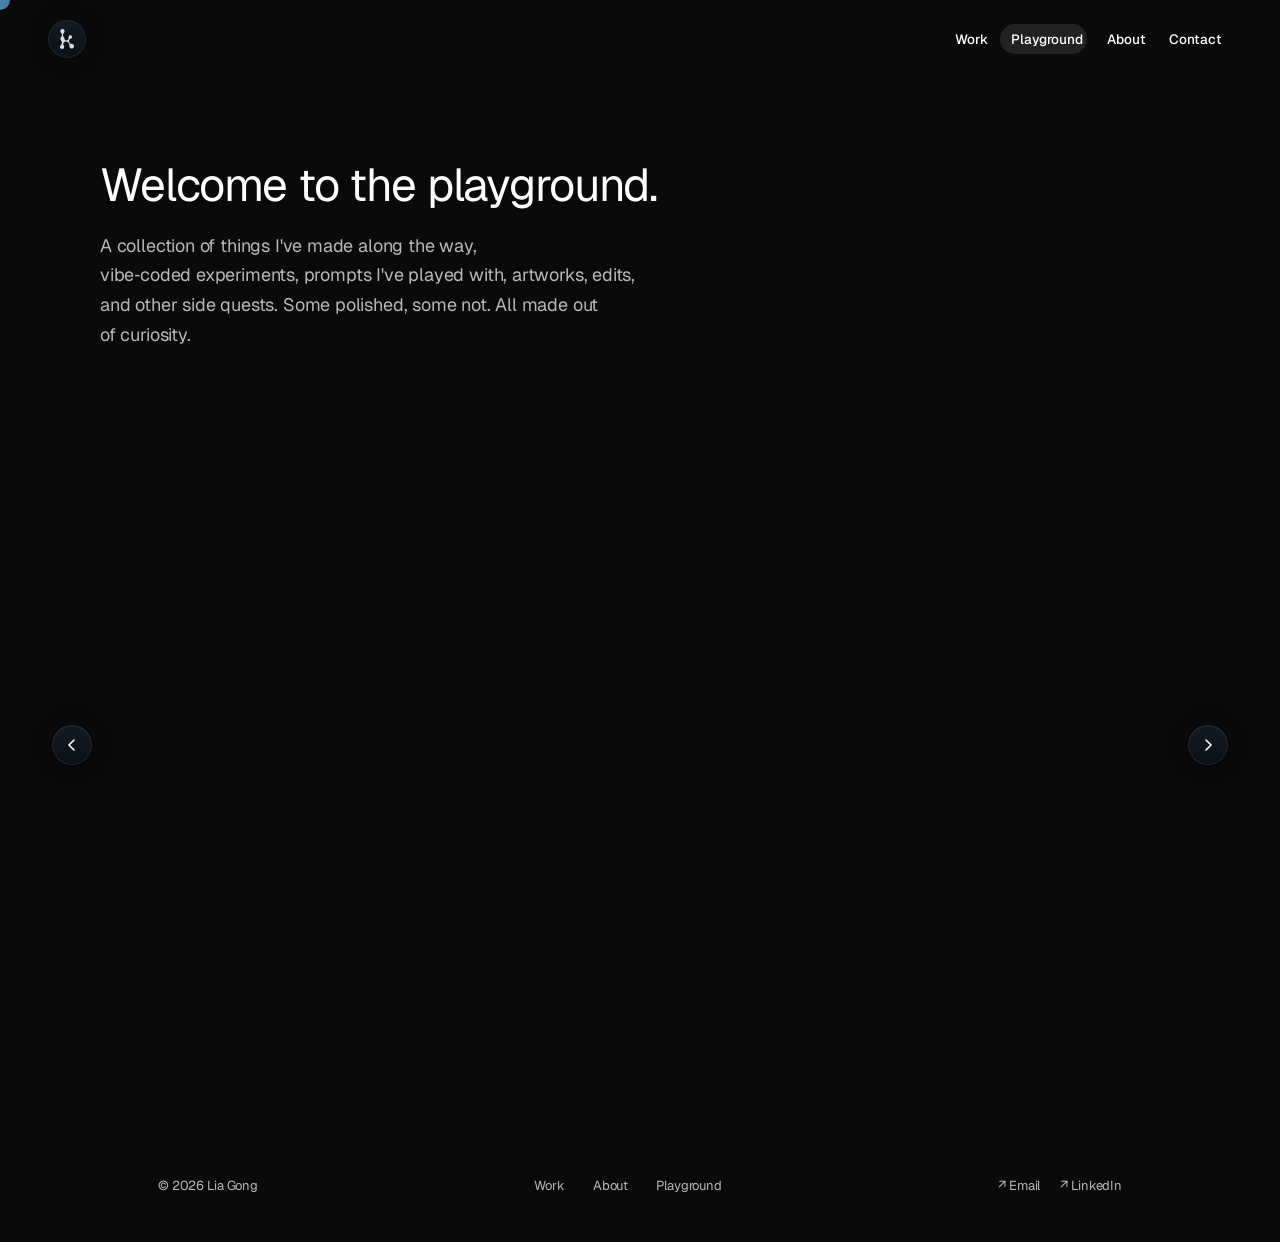
<file: playground.html>
<!doctype html>
<html lang="en">
<head>
  <meta charset="utf-8">
  <meta name="viewport" content="width=device-width, initial-scale=1">
  <title>Playground · Lia Gong</title>
  <meta name="description" content="Experiments in vibe coding, pure art, and video editing by Lia Gong.">

  <link rel="icon" type="image/svg+xml" href="favicon.svg">

  <!-- Design tokens — single source of truth at project root -->
  <link rel="stylesheet" href="colors_and_type.css">

  <!-- Preload both row covers so each gallery's first frame paints
       immediately, regardless of which sibling .jpg finishes first. -->
  <link rel="preload" as="image" href="art/art-00-cover.jpg"   fetchpriority="high">
  <link rel="preload" as="image" href="art/inst-00-cover.jpg"  fetchpriority="high">

  <!-- (OGL imported as ES module inside the gallery script below) -->


  <style>
/* ============================================================
   RESET & BASE
   ============================================================ */
*, *::before, *::after { box-sizing: border-box; margin: 0; padding: 0; }
html { scroll-behavior: smooth; -webkit-font-smoothing: antialiased; text-rendering: optimizeLegibility; }
body {
  background: var(--paper);
  color: var(--ink);
  font-family: var(--sans);
  font-size: 16px;
  line-height: 1.55;
  overflow-x: hidden;
  cursor: none;
}
a { color: inherit; text-decoration: none; transition: color var(--dur-fast) var(--ease-out); }
::selection { background: var(--accent); color: var(--accent-ink); }

/* ============================================================
   NAV
   ============================================================ */
.nav {
  position: fixed; top: 0; left: 50%; transform: translateX(-50%);
  width: 100%; max-width: 100%; z-index: 50;
  display: flex; align-items: center; justify-content: space-between;
  padding: 20px 48px;
  background: transparent;
  border-bottom: 1px solid transparent;
  transition:
    top 0.45s var(--ease-out),
    max-width 0.45s var(--ease-out),
    padding 0.45s var(--ease-out),
    background 0.45s var(--ease-out),
    border-radius 0.45s var(--ease-out),
    border-color 0.45s var(--ease-out),
    box-shadow 0.45s var(--ease-out),
    gap 0.45s var(--ease-out);
}
.nav.scrolled {
  top: 14px;
  width: fit-content;
  max-width: 560px;
  padding: 9px 14px;
  gap: 16px;
  justify-content: flex-start;
  background: var(--chrome-glass-strong);
  backdrop-filter: blur(20px); -webkit-backdrop-filter: blur(20px);
  border-radius: 999px;
  border-color: var(--tint-2);
  box-shadow: 0 0 0 1px var(--tint-1), 0 8px 32px rgba(0,0,0,0.55);
}

/* Logo glass — same recipe as .pill-btn: dark gradient base, layered pill
   shadow for the rim/glow, sweep shimmer on hover. Keeps brand consistency
   between the nav corner and the CTA buttons.                              */
.nav-logo {
  display: inline-flex; align-items: center; justify-content: center;
  flex-shrink: 0; text-decoration: none;
  width: 38px; height: 38px;
  background: var(--btn-bg);
  border-radius: 50%;
  box-shadow: var(--shadow-pill);
  position: relative; overflow: hidden;
  transition: box-shadow var(--dur-base) var(--ease-out),
              transform   var(--dur-fast) var(--ease-out);
}
.nav-logo::before {
  content: "";
  position: absolute; inset: 0;
  background: linear-gradient(105deg, transparent 35%, var(--tint-2) 50%, transparent 65%);
  transform: translateX(-100%);
  transition: transform 0.55s var(--ease-out);
  pointer-events: none;
}
.nav-logo:hover { box-shadow: var(--shadow-pill-glow); }
.nav-logo:hover::before { transform: translateX(120%); }
.nav-logo:active { transform: scale(0.97); }
.nav-logo img { display: block; position: relative; z-index: 1; }
.nav-divider {
  width: 1px; height: 16px;
  background: var(--tint-4);
  flex-shrink: 0;
  margin: 0 8px;
  opacity: 0;
  transition: opacity 0.45s var(--ease-out);
}
.nav.scrolled .nav-divider { opacity: 1; }

.nav-right { display: flex; align-items: center; gap: 20px; }
.nav-links { display: flex; gap: 4px; list-style: none; position: relative; }
.nav-links li { position: relative; z-index: 1; }
.nav-links a {
  display: block; padding: 5px 10px;
  font-size: 13.5px; font-weight: 500; color: var(--ink); letter-spacing: -0.005em;
  text-decoration: none;
  border-radius: 6px;
  transition: color var(--dur-fast) var(--ease-out);
}
/* pill handles all states — no color shift on active */
.nav-links a:hover,
.nav-links a.active { text-decoration: none; }

/* sliding pill indicator */
.nav-indicator {
  position: absolute; top: 0; left: 0; height: 100%;
  background: var(--tint-2);
  border-radius: 999px;
  pointer-events: none;
  opacity: 0;
  transition: left 0.28s cubic-bezier(0.22,1,0.36,1),
              width 0.28s cubic-bezier(0.22,1,0.36,1),
              opacity 0.18s;
  z-index: 0;
}
.nav-indicator.visible { opacity: 1; }

/* ============================================================
   CUSTOM CURSOR
   ============================================================ */
.cursor-dot {
  width: 20px; height: 20px;
  background: var(--accent);
  border-radius: 50%;
  position: fixed; top: 0; left: 0;
  pointer-events: none; z-index: 10001;
  transform: translate(-50%, -50%);
  transition: width 0.18s var(--ease-out), height 0.18s var(--ease-out), opacity 0.18s;
}
.cursor-ring { display: none; }
body.cur-hover .cursor-dot { width: 30px; height: 30px; }
body.cur-click .cursor-dot { width: 10px; height: 10px; }

/* ============================================================
   PAGE HEADER  +  AURORA BACKDROP
   .pg-hero is the full-bleed positioning context (mirrors landing's
   .hero / #hero-flow pattern). Aurora canvas sits absolute behind the
   text, text content stacks above via z-index.
   ============================================================ */
.pg-hero {
  position: relative;
  overflow: hidden;
}
.aurora-bg {
  position: absolute;
  inset: 0;
  z-index: 0;
  pointer-events: none;
  opacity: 0.65;  /* matches landing's #hero-flow opacity */
}
.aurora-bg canvas { display: block; width: 100% !important; height: 100% !important; }
.pg-header {
  position: relative;
  z-index: 1;
  padding: 160px 60px 0;
  max-width: 1200px;
  margin: 0 auto;
  /* No bottom padding — next section (.art-gallery) owns the gap via margin-top */
}
.pg-eyebrow {
  font-family: var(--mono);
  font-size: 11px;
  font-weight: 500;
  letter-spacing: 0.12em;
  text-transform: uppercase;
  color: var(--ink-3);
  margin-bottom: 16px;
}
/* Typography from .h-display + --fs-lede (system defaults) — only spacing here. */
.pg-title { margin-bottom: 20px; }

.pg-desc {
  font-size: var(--fs-lede);
  font-weight: 400;
  color: var(--ink-2);
  max-width: 46ch;
  line-height: 1.65;
  letter-spacing: -0.01em;
}

/* ============================================================
   ART GALLERY  (CircularGallery — WebGL via OGL)
   Horizontal scrollable carousel below the intro. Drag / wheel to scroll.
   ============================================================ */
.art-gallery {
  height: 600px;
  max-width: 1200px;
  /* Vertical spacing comes from the 4px scale: var(--s-9) = 96px above/below */
  margin: var(--s-9) auto;
  padding: 0 60px;
  position: relative;
}
/* (Previously had .art-gallery--landscape and adjacency overrides for a
   second row — now both series live in one carousel, so the single row
   uses the default margin: var(--s-9) auto.)                            */
.circular-gallery {
  width: 100%;
  height: 100%;
  overflow: hidden;
  cursor: grab;
}
.circular-gallery:active { cursor: grabbing; }
.circular-gallery canvas { display: block; }

/* Gallery nav buttons — same glass recipe as .nav-logo and .pill-btn.
   Positioned at the left/right edges of the gallery, centered vertically.  */
.gallery-nav {
  position: absolute;
  top: 50%;
  transform: translateY(-50%);
  z-index: 10;
  width: 40px; height: 40px;
  display: inline-flex; align-items: center; justify-content: center;
  background: var(--btn-bg);
  border: none;
  border-radius: 50%;
  color: var(--ink);
  cursor: pointer;
  box-shadow: var(--shadow-pill);
  transition: box-shadow var(--dur-base) var(--ease-out),
              transform   var(--dur-fast) var(--ease-out),
              color       var(--dur-fast) var(--ease-out);
}
.gallery-nav:hover { box-shadow: var(--shadow-pill-glow); color: var(--accent); }
.gallery-nav:active { transform: translateY(-50%) scale(0.95); }
.gallery-nav--prev { left: var(--s-3); }   /* 12px from edge */
.gallery-nav--next { right: var(--s-3); }
.gallery-nav svg { display: block; }

/* ============================================================
   SCROLL REVEAL
   ============================================================ */
.reveal { opacity: 0; transform: translateY(22px); transition: opacity 0.65s var(--ease-out), transform 0.65s var(--ease-out); }
.reveal.visible { opacity: 1; transform: none; }
.reveal-delay-1 { transition-delay: 60ms; }
.reveal-delay-2 { transition-delay: 120ms; }
.reveal-delay-3 { transition-delay: 180ms; }
.reveal-delay-4 { transition-delay: 240ms; }

/* ============================================================
   FOOTER
   ============================================================ */
.footer-outer {
  background: transparent;
  position: relative;
}
.footer {
  padding: 32px 48px 44px;
  display: flex; justify-content: space-between; align-items: center;
  flex-wrap: wrap; gap: 16px;
  max-width: 1060px; margin: 0 auto; width: 100%;
  position: relative; z-index: 1;
}
.footer-copy { font-size: 13px; color: var(--ink-2); letter-spacing: -0.01em; }
.footer-nav { display: flex; gap: 28px; list-style: none; }
.footer-nav a { font-size: 13px; color: var(--ink-2); letter-spacing: -0.01em; transition: color var(--dur-fast) var(--ease-out); }
.footer-nav a:hover { color: var(--ink); }
.footer-social { display: flex; gap: 20px; }
.footer-social a { font-size: 13px; color: var(--ink-2); letter-spacing: -0.01em; text-decoration: none; transition: color var(--dur-fast) var(--ease-out); }
.footer-social a:hover { color: var(--ink); }

/* ============================================================
   RESPONSIVE
   ============================================================ */
@media (max-width: 900px) {
  .pg-header { padding: 120px 24px 0; }
  .art-gallery { padding: 0 24px; height: 480px; }
  .footer { flex-direction: column; gap: 18px; padding: 24px 24px 36px; text-align: center; }
  .footer-social { justify-content: center; }
}
@media (prefers-reduced-motion: reduce) {
  .reveal { opacity: 1; transform: none; transition: none; }
}
  </style>
</head>
<body>

<!-- ============================================================
     NAV
     ============================================================ -->
<header class="nav" id="nav">
  <a href="landing.html" class="nav-logo" aria-label="Lia Gong home">
    <img src="logo1.svg" alt="Lia Gong" width="14" height="20">
  </a>
  <span class="nav-divider" aria-hidden="true"></span>
  <div class="nav-right">
    <ul class="nav-links">
      <span class="nav-indicator" aria-hidden="true"></span>
      <li><a href="landing.html#work">Work</a></li>
      <li><a href="playground.html" class="active">Playground</a></li>
      <li><a href="landing.html#about">About</a></li>
      <li><a href="landing.html#contact">Contact</a></li>
    </ul>
  </div>
</header>


<!-- ============================================================
     PAGE HEADER
     ============================================================ -->
<section class="pg-hero">
  <div class="aurora-bg" id="aurora-bg" aria-hidden="true"></div>
  <div class="pg-header reveal">
    <h1 class="pg-title h-display">Welcome to the playground.</h1>
    <p class="pg-desc">A collection of things I've made along the way, vibe&#8209;coded&nbsp;experiments, prompts I've played with, artworks, edits, and other side quests. Some polished, some not. All made out of curiosity.</p>
  </div>
</section>


<!-- ============================================================
     ART GALLERY  —  unified row: both series in one carousel
     ============================================================ -->
<section class="art-gallery reveal reveal-delay-1" aria-label="Art gallery">
  <div class="circular-gallery" id="art-gallery"></div>
  <button class="gallery-nav gallery-nav--prev" aria-label="Previous artwork" type="button">
    <svg width="14" height="14" viewBox="0 0 14 14" fill="none" stroke="currentColor" stroke-width="1.6" stroke-linecap="round" stroke-linejoin="round">
      <path d="M9 2L4 7l5 5"/>
    </svg>
  </button>
  <button class="gallery-nav gallery-nav--next" aria-label="Next artwork" type="button">
    <svg width="14" height="14" viewBox="0 0 14 14" fill="none" stroke="currentColor" stroke-width="1.6" stroke-linecap="round" stroke-linejoin="round">
      <path d="M5 2l5 5-5 5"/>
    </svg>
  </button>
</section>


<!-- ============================================================
     FOOTER
     ============================================================ -->
<div class="footer-outer">
  <footer class="footer">
    <span class="footer-copy">© 2026 Lia Gong</span>
    <ul class="footer-nav">
      <li><a href="landing.html#work">Work</a></li>
      <li><a href="landing.html#about">About</a></li>
      <li><a href="playground.html">Playground</a></li>
    </ul>
    <div class="footer-social">
      <a href="mailto:hello@lia.design">↗ Email</a>
      <a href="https://linkedin.com" target="_blank" rel="noopener">↗ LinkedIn</a>
    </div>
  </footer>
</div>


<!-- Cursor -->
<div class="cursor-dot" id="cursor-dot" aria-hidden="true"></div>
<div class="cursor-ring" id="cursor-ring" aria-hidden="true"></div>


<!-- ============================================================
     JS
     ============================================================ -->
<script>
(function () {

  /* ---- nav shrink on scroll ---- */
  var nav = document.getElementById("nav");
  window.addEventListener("scroll", function () {
    nav.classList.toggle("scrolled", window.scrollY > 40);
  }, { passive: true });

  /* ---- custom cursor ---- */
  var dot  = document.getElementById("cursor-dot");
  var mouseX = 0, mouseY = 0;

  if (!('ontouchstart' in window)) {
    document.addEventListener("mousemove", function (e) {
      mouseX = e.clientX; mouseY = e.clientY;
      dot.style.left = mouseX + "px";
      dot.style.top  = mouseY + "px";
    });
    document.addEventListener("mousedown", function () { document.body.classList.add("cur-click"); });
    document.addEventListener("mouseup",   function () { document.body.classList.remove("cur-click"); });
    document.querySelectorAll("a, button").forEach(function (el) {
      el.addEventListener("mouseenter", function () { document.body.classList.add("cur-hover"); });
      el.addEventListener("mouseleave", function () { document.body.classList.remove("cur-hover"); });
    });
  } else {
    dot.style.display = "none";
    document.body.style.cursor = "";
  }

  /* ---- nav: mark active link ---- */
  document.querySelectorAll(".nav-links a").forEach(function (a) {
    if (a.href === window.location.href) a.classList.add("active");
  });

  /* ---- nav sliding pill indicator ---- */
  var navList   = document.querySelector(".nav-links");
  var indicator = document.querySelector(".nav-indicator");
  var navLinks  = document.querySelectorAll(".nav-links a");

  function placeIndicator(el) {
    if (!el || !indicator || !navList) return;
    var lr = navList.getBoundingClientRect();
    var er = el.getBoundingClientRect();
    indicator.style.left  = (er.left - lr.left) + "px";
    indicator.style.width = er.width + "px";
    indicator.classList.add("visible");
  }

  /* hover: pill follows cursor; mouseleave: snap back to active */
  navLinks.forEach(function (a) {
    a.addEventListener("mouseenter", function () { placeIndicator(a); });
  });
  if (navList) {
    navList.addEventListener("mouseleave", function () {
      placeIndicator(navList.querySelector("a.active"));
    });
  }

  /* init: place on active link as soon as DOM is ready */
  (function initIndicator() {
    var first = navList && (navList.querySelector("a.active") || navList.querySelector("a"));
    if (first) placeIndicator(first);
  })();

  /* ---- scroll reveal ---- */
  var io = new IntersectionObserver(function (entries) {
    entries.forEach(function (e) {
      if (e.isIntersecting) { e.target.classList.add("visible"); io.unobserve(e.target); }
    });
  }, { threshold: 0.06 });
  document.querySelectorAll(".reveal").forEach(function (el) { io.observe(el); });


})();
</script>


<!-- ============================================================
     CIRCULAR GALLERY  (vanilla port of React Bits CircularGallery)
     ES module so we can import OGL from esm.sh (no UMD build available).
     Horizontal WebGL carousel — drag or wheel to scroll.
     ============================================================ -->
<script type="module">
import { Camera, Color, Mesh, Plane, Program, Renderer, Texture, Transform, Triangle } from "https://esm.sh/ogl@1.0.11";

/* ============================================================
   AURORA  (vanilla port of React Bits Aurora — full-bleed gradient
   shader behind the hero text. Reads color stops from CSS custom
   properties so it auto-tracks any --accent token changes.)
   ============================================================ */
(function initAurora() {
  var container = document.getElementById("aurora-bg");
  if (!container) return;

  // Pull the 3 brand colors from CSS custom properties — so a one-knob
  // change to --accent / --accent-deep / --accent-2 also restyles the aurora.
  var root = getComputedStyle(document.documentElement);
  var colorStops = [
    root.getPropertyValue("--accent").trim()      || "#487FA7",
    root.getPropertyValue("--accent-deep").trim() || "#152862",
    root.getPropertyValue("--accent-2").trim()    || "#6d84a3"  // matches landing's hero-flow color3
  ];
  var AMPLITUDE = 1.0;
  var BLEND     = 0.31;
  var SPEED     = 0.8;

  var VERT = "#version 300 es\nin vec2 position;\nvoid main(){gl_Position=vec4(position,0.0,1.0);}";
  var FRAG = [
    "#version 300 es",
    "precision highp float;",
    "uniform float uTime;",
    "uniform float uAmplitude;",
    "uniform vec3 uColorStops[3];",
    "uniform vec2 uResolution;",
    "uniform float uBlend;",
    "out vec4 fragColor;",
    "vec3 permute(vec3 x){return mod(((x*34.0)+1.0)*x,289.0);}",
    "float snoise(vec2 v){",
    "  const vec4 C=vec4(0.211324865405187,0.366025403784439,-0.577350269189626,0.024390243902439);",
    "  vec2 i=floor(v+dot(v,C.yy));",
    "  vec2 x0=v-i+dot(i,C.xx);",
    "  vec2 i1=(x0.x>x0.y)?vec2(1.0,0.0):vec2(0.0,1.0);",
    "  vec4 x12=x0.xyxy+C.xxzz; x12.xy-=i1;",
    "  i=mod(i,289.0);",
    "  vec3 p=permute(permute(i.y+vec3(0.0,i1.y,1.0))+i.x+vec3(0.0,i1.x,1.0));",
    "  vec3 m=max(0.5-vec3(dot(x0,x0),dot(x12.xy,x12.xy),dot(x12.zw,x12.zw)),0.0);",
    "  m=m*m; m=m*m;",
    "  vec3 x=2.0*fract(p*C.www)-1.0;",
    "  vec3 h=abs(x)-0.5;",
    "  vec3 ox=floor(x+0.5);",
    "  vec3 a0=x-ox;",
    "  m*=1.79284291400159-0.85373472095314*(a0*a0+h*h);",
    "  vec3 g;",
    "  g.x=a0.x*x0.x+h.x*x0.y;",
    "  g.yz=a0.yz*x12.xz+h.yz*x12.yw;",
    "  return 130.0*dot(m,g);",
    "}",
    "struct ColorStop { vec3 color; float position; };",
    "#define COLOR_RAMP(colors,factor,finalColor) {           \\",
    "  int index=0;                                            \\",
    "  for(int i=0;i<2;i++){                                   \\",
    "    ColorStop currentColor=colors[i];                     \\",
    "    bool isInBetween=currentColor.position<=factor;       \\",
    "    index=int(mix(float(index),float(i),float(isInBetween))); \\",
    "  }                                                       \\",
    "  ColorStop currentColor=colors[index];                   \\",
    "  ColorStop nextColor=colors[index+1];                    \\",
    "  float range=nextColor.position-currentColor.position;   \\",
    "  float lerpFactor=(factor-currentColor.position)/range;  \\",
    "  finalColor=mix(currentColor.color,nextColor.color,lerpFactor); \\",
    "}",
    "void main(){",
    "  vec2 uv=gl_FragCoord.xy/uResolution;",
    "  ColorStop colors[3];",
    "  colors[0]=ColorStop(uColorStops[0],0.0);",
    "  colors[1]=ColorStop(uColorStops[1],0.5);",
    "  colors[2]=ColorStop(uColorStops[2],1.0);",
    "  vec3 rampColor;",
    "  COLOR_RAMP(colors,uv.x,rampColor);",
    "  float height=snoise(vec2(uv.x*2.0+uTime*0.1,uTime*0.25))*0.5*uAmplitude;",
    "  height=exp(height);",
    "  height=(uv.y*2.0-height+0.2);",
    "  float intensity=0.6*height;",
    "  float midPoint=0.20;",
    "  float auroraAlpha=smoothstep(midPoint-uBlend*0.5,midPoint+uBlend*0.5,intensity);",
    "  vec3 auroraColor=intensity*rampColor;",
    "  fragColor=vec4(auroraColor*auroraAlpha,auroraAlpha);",
    "}"
  ].join("\n");

  var renderer = new Renderer({ alpha: true, premultipliedAlpha: true, antialias: true });
  var gl = renderer.gl;
  gl.clearColor(0, 0, 0, 0);
  gl.enable(gl.BLEND);
  gl.blendFunc(gl.ONE, gl.ONE_MINUS_SRC_ALPHA);
  gl.canvas.style.backgroundColor = "transparent";

  var geometry = new Triangle(gl);
  if (geometry.attributes.uv) delete geometry.attributes.uv;

  var stops = colorStops.map(function (hex) {
    var c = new Color(hex);
    return [c.r, c.g, c.b];
  });

  var program = new Program(gl, {
    vertex: VERT,
    fragment: FRAG,
    uniforms: {
      uTime:       { value: 0 },
      uAmplitude:  { value: AMPLITUDE },
      uColorStops: { value: stops },
      uResolution: { value: [container.offsetWidth, container.offsetHeight] },
      uBlend:      { value: BLEND }
    }
  });

  var mesh = new Mesh(gl, { geometry: geometry, program: program });
  container.appendChild(gl.canvas);

  function resize() {
    var w = container.offsetWidth, h = container.offsetHeight;
    if (w <= 0 || h <= 0) return;
    renderer.setSize(w, h);
    program.uniforms.uResolution.value = [w, h];
  }
  window.addEventListener("resize", resize);
  resize();

  function update(t) {
    var time = t * 0.01;
    program.uniforms.uTime.value = time * SPEED * 0.1;
    renderer.render({ scene: mesh });
    requestAnimationFrame(update);
  }
  requestAnimationFrame(update);
})();


// CircularGallery — class library + mountGallery helper. Allows multiple
// independent gallery rows on one page (e.g. paintings + installations).
(function () {
  function debounce(fn, wait) {
    var t;
    return function () { var args = arguments, self = this;
      clearTimeout(t); t = setTimeout(function () { fn.apply(self, args); }, wait);
    };
  }
  function lerp(p1, p2, t) { return p1 + (p2 - p1) * t; }
  function autoBind(instance) {
    var proto = Object.getPrototypeOf(instance);
    Object.getOwnPropertyNames(proto).forEach(function (key) {
      if (key !== "constructor" && typeof instance[key] === "function") {
        instance[key] = instance[key].bind(instance);
      }
    });
  }
  function createTextTexture(gl, text, font, color) {
    var canvas = document.createElement("canvas");
    var ctx = canvas.getContext("2d");
    ctx.font = font;
    var metrics = ctx.measureText(text);
    // Extract size via regex — parseInt(font) returns the weight (e.g. "500"),
    // not the px size, when the shorthand has a leading numeric weight.
    var sizeMatch = font.match(/(\d+)\s*px/);
    var sizePx = sizeMatch ? parseInt(sizeMatch[1], 10) : 16;
    var w = Math.ceil(metrics.width), h = Math.ceil(sizePx * 1.2);
    canvas.width = w + 20; canvas.height = h + 20;
    ctx.font = font; ctx.fillStyle = color;
    ctx.textBaseline = "middle"; ctx.textAlign = "center";
    ctx.clearRect(0, 0, canvas.width, canvas.height);
    ctx.fillText(text, canvas.width / 2, canvas.height / 2);
    var tex = new Texture(gl, { generateMipmaps: false });
    tex.image = canvas;
    return { texture: tex, width: canvas.width, height: canvas.height };
  }

  function Title(opts) {
    this.gl = opts.gl; this.plane = opts.plane; this.renderer = opts.renderer;
    this.text = opts.text; this.textColor = opts.textColor || "#545050";
    this.font = opts.font || "30px sans-serif";
    var t = createTextTexture(this.gl, this.text, this.font, this.textColor);
    var geometry = new Plane(this.gl);
    var program = new Program(this.gl, {
      vertex:   "attribute vec3 position;attribute vec2 uv;uniform mat4 modelViewMatrix;uniform mat4 projectionMatrix;varying vec2 vUv;void main(){vUv=uv;gl_Position=projectionMatrix*modelViewMatrix*vec4(position,1.0);}",
      fragment: "precision highp float;uniform sampler2D tMap;varying vec2 vUv;void main(){vec4 c=texture2D(tMap,vUv);if(c.a<0.1)discard;gl_FragColor=c;}",
      uniforms: { tMap: { value: t.texture } },
      transparent: true
    });
    this.mesh = new Mesh(this.gl, { geometry: geometry, program: program });
    var aspect = t.width / t.height;
    // Caption visual size relative to plane height. 0.15 reads as a subtitle;
    // 0.10 reads as a small caption (~12px on typical viewport).
    var textH = this.plane.scale.y * 0.10;
    this.mesh.scale.set(textH * aspect, textH, 1);
    this.mesh.position.y = -this.plane.scale.y * 0.5 - textH * 0.5 - 0.05;
    this.mesh.setParent(this.plane);
  }

  function Media(opts) {
    this.extra = 0;
    this.geometry = opts.geometry; this.gl = opts.gl; this.image = opts.image;
    this.index = opts.index; this.length = opts.length; this.renderer = opts.renderer;
    this.scene = opts.scene; this.screen = opts.screen; this.text = opts.text;
    this.viewport = opts.viewport; this.bend = opts.bend; this.textColor = opts.textColor;
    this.borderRadius = opts.borderRadius || 0; this.font = opts.font;
    // Configurable plane aspect — defaults to portrait 700×900 (paintings).
    // Pass landscape values (e.g. 1300×800) for horizontal media like installations.
    this.itemWidth  = opts.itemWidth  || 700;
    this.itemHeight = opts.itemHeight || 900;
    this.createShader(); this.createMesh(); this.createTitle(); this.onResize();
  }
  Media.prototype.createShader = function () {
    var texture = new Texture(this.gl, { generateMipmaps: true });
    var self = this;
    this.program = new Program(this.gl, {
      depthTest: false, depthWrite: false,
      vertex:
        "precision highp float;attribute vec3 position;attribute vec2 uv;" +
        "uniform mat4 modelViewMatrix;uniform mat4 projectionMatrix;" +
        "uniform float uTime;uniform float uSpeed;varying vec2 vUv;" +
        "void main(){vUv=uv;vec3 p=position;" +
        "p.z=(sin(p.x*4.0+uTime)*1.5+cos(p.y*2.0+uTime)*1.5)*(0.1+uSpeed*0.5);" +
        "gl_Position=projectionMatrix*modelViewMatrix*vec4(p,1.0);}",
      fragment:
        "precision highp float;uniform vec2 uImageSizes;uniform vec2 uPlaneSizes;" +
        "uniform sampler2D tMap;uniform float uBorderRadius;varying vec2 vUv;" +
        "float roundedBoxSDF(vec2 p,vec2 b,float r){vec2 d=abs(p)-b;return length(max(d,vec2(0.0)))+min(max(d.x,d.y),0.0)-r;}" +
        "void main(){vec2 ratio=vec2(min((uPlaneSizes.x/uPlaneSizes.y)/(uImageSizes.x/uImageSizes.y),1.0),min((uPlaneSizes.y/uPlaneSizes.x)/(uImageSizes.y/uImageSizes.x),1.0));" +
        "vec2 uv=vec2(vUv.x*ratio.x+(1.0-ratio.x)*0.5,vUv.y*ratio.y+(1.0-ratio.y)*0.5);" +
        "vec4 color=texture2D(tMap,uv);" +
        "float d=roundedBoxSDF(vUv-0.5,vec2(0.5-uBorderRadius),uBorderRadius);" +
        "float edgeSmooth=0.002;float alpha=1.0-smoothstep(-edgeSmooth,edgeSmooth,d);" +
        "gl_FragColor=vec4(color.rgb,alpha);}",
      uniforms: {
        tMap: { value: texture },
        uPlaneSizes: { value: [0, 0] },
        uImageSizes: { value: [0, 0] },
        uSpeed: { value: 0 },
        uTime: { value: 100 * Math.random() },
        uBorderRadius: { value: this.borderRadius }
      },
      transparent: true
    });
    var img = new Image();
    img.crossOrigin = "anonymous";
    img.src = this.image;
    img.onload = function () {
      texture.image = img;
      self.program.uniforms.uImageSizes.value = [img.naturalWidth, img.naturalHeight];
    };
  };
  Media.prototype.createMesh = function () {
    this.plane = new Mesh(this.gl, { geometry: this.geometry, program: this.program });
    this.plane.setParent(this.scene);
  };
  Media.prototype.createTitle = function () {
    this.title = new Title({
      gl: this.gl, plane: this.plane, renderer: this.renderer,
      text: this.text, textColor: this.textColor, font: this.font
    });
  };
  Media.prototype.update = function (scroll, direction) {
    this.plane.position.x = this.x - scroll.current - this.extra;
    var x = this.plane.position.x;
    var H = this.viewport.width / 2;
    if (this.bend === 0) {
      this.plane.position.y = 0; this.plane.rotation.z = 0;
    } else {
      var B = Math.abs(this.bend);
      var R = (H * H + B * B) / (2 * B);
      var ex = Math.min(Math.abs(x), H);
      var arc = R - Math.sqrt(R * R - ex * ex);
      if (this.bend > 0) {
        this.plane.position.y = -arc;
        this.plane.rotation.z = -Math.sign(x) * Math.asin(ex / R);
      } else {
        this.plane.position.y = arc;
        this.plane.rotation.z = Math.sign(x) * Math.asin(ex / R);
      }
    }
    this.speed = scroll.current - scroll.last;
    this.program.uniforms.uTime.value += 0.04;
    this.program.uniforms.uSpeed.value = this.speed;
    var po = this.plane.scale.x / 2, vo = this.viewport.width / 2;
    this.isBefore = this.plane.position.x + po < -vo;
    this.isAfter  = this.plane.position.x - po >  vo;
    if (direction === "right" && this.isBefore) { this.extra -= this.widthTotal; this.isBefore = this.isAfter = false; }
    if (direction === "left"  && this.isAfter ) { this.extra += this.widthTotal; this.isBefore = this.isAfter = false; }
  };
  Media.prototype.onResize = function (o) {
    o = o || {};
    if (o.screen) this.screen = o.screen;
    if (o.viewport) {
      this.viewport = o.viewport;
      if (this.plane.program.uniforms.uViewportSizes) {
        this.plane.program.uniforms.uViewportSizes.value = [this.viewport.width, this.viewport.height];
      }
    }
    this.scale = this.screen.height / 1500;
    this.plane.scale.y = (this.viewport.height * (this.itemHeight * this.scale)) / this.screen.height;
    this.plane.scale.x = (this.viewport.width  * (this.itemWidth  * this.scale)) / this.screen.width;
    this.plane.program.uniforms.uPlaneSizes.value = [this.plane.scale.x, this.plane.scale.y];
    this.padding = 2;
    this.width = this.plane.scale.x + this.padding;
    // NOTE: this.x and this.widthTotal used to be set here via "width × index"
    // which assumed all items share the same plane width. For mixed aspects
    // (portrait + landscape in one row) that's wrong — caused different
    // items to wrap to different positions and stack on top of each other.
    // Positions are now computed cumulatively by App.recalcLayout().
  };

  function App(container, opts) {
    opts = opts || {};
    autoBind(this);
    this.container = container;
    this.scrollSpeed = opts.scrollSpeed != null ? opts.scrollSpeed : 2;
    this.scroll = { ease: opts.scrollEase != null ? opts.scrollEase : 0.05, current: 0, target: 0, last: 0 };
    this.onCheckDebounce = debounce(this.onCheck.bind(this), 200);
    this.createRenderer();
    this.createCamera();
    this.createScene();
    this.onResize();
    this.createGeometry();
    this.itemWidth  = opts.itemWidth;
    this.itemHeight = opts.itemHeight;
    this.createMedias(opts.items, opts.bend, opts.textColor, opts.borderRadius, opts.font);
    this.recalcLayout();

    // Position the cover (index 0) flush against the LEFT edge of the
    // viewport. Shift amount is responsive — at narrow viewports where one
    // item already fills the screen, shift is ~0 (cover stays centered).
    // At wide viewports, shift = half the empty space, pushing the cover
    // to the left so no looped item appears before it.
    if (this.medias && this.medias[0]) {
      var itemW = this.medias[0].width;
      var shift = Math.max(0, (this.viewport.width - itemW) / 2);
      this.scroll.current = shift;
      this.scroll.target  = shift;
      this.scroll.last    = shift;
    }

    this.update();
    this.addEventListeners();
  }
  App.prototype.createRenderer = function () {
    this.renderer = new Renderer({
      alpha: true, antialias: true,
      dpr: Math.min(window.devicePixelRatio || 1, 2)
    });
    this.gl = this.renderer.gl;
    this.gl.clearColor(0, 0, 0, 0);
    this.container.appendChild(this.gl.canvas);
  };
  App.prototype.createCamera = function () {
    this.camera = new Camera(this.gl); this.camera.fov = 45; this.camera.position.z = 20;
  };
  App.prototype.createScene = function () { this.scene = new Transform(); };
  App.prototype.createGeometry = function () {
    this.planeGeometry = new Plane(this.gl, { heightSegments: 50, widthSegments: 100 });
  };
  App.prototype.createMedias = function (items, bend, textColor, borderRadius, font) {
    bend = bend != null ? bend : 1;
    // Items must be supplied by the caller (mountGallery). No baked-in defaults.
    var gallery = items && items.length ? items : [];
    if (!gallery.length) return;
    this.mediasImages = gallery.concat(gallery);
    var self = this;
    this.medias = this.mediasImages.map(function (data, index) {
      return new Media({
        geometry: self.planeGeometry, gl: self.gl, image: data.image,
        index: index, length: self.mediasImages.length, renderer: self.renderer,
        scene: self.scene, screen: self.screen, text: data.text,
        viewport: self.viewport, bend: bend, textColor: textColor,
        borderRadius: borderRadius, font: font,
        // Per-item aspect override (for mixed portrait + landscape rows).
        // Falls back to App-level config, then Media constructor defaults.
        itemWidth:  data.itemWidth  || self.itemWidth,
        itemHeight: data.itemHeight || self.itemHeight
      });
    });
  };
  App.prototype.onTouchDown = function (e) {
    this.isDown = true;
    this.scroll.position = this.scroll.current;
    this.start = e.touches ? e.touches[0].clientX : e.clientX;
  };
  App.prototype.onTouchMove = function (e) {
    if (!this.isDown) return;
    var x = e.touches ? e.touches[0].clientX : e.clientX;
    var distance = (this.start - x) * (this.scrollSpeed * 0.025);
    this.scroll.target = this.scroll.position + distance;
  };
  App.prototype.onTouchUp = function () { this.isDown = false; this.onCheck(); };
  App.prototype.onWheel = function (e) {
    var delta = e.deltaY || e.wheelDelta || e.detail;
    this.scroll.target += (delta > 0 ? this.scrollSpeed : -this.scrollSpeed) * 0.2;
    this.onCheckDebounce();
  };
  App.prototype.onCheck = function () {
    if (!this.medias || !this.medias[0]) return;
    var width = this.medias[0].width;
    var itemIndex = Math.round(Math.abs(this.scroll.target) / width);
    var item = width * itemIndex;
    this.scroll.target = this.scroll.target < 0 ? -item : item;
  };
  App.prototype.onResize = function () {
    this.screen = { width: this.container.clientWidth, height: this.container.clientHeight };
    this.renderer.setSize(this.screen.width, this.screen.height);
    this.camera.perspective({ aspect: this.screen.width / this.screen.height });
    var fov = (this.camera.fov * Math.PI) / 180;
    var height = 2 * Math.tan(fov / 2) * this.camera.position.z;
    var width = height * this.camera.aspect;
    this.viewport = { width: width, height: height };
    if (this.medias) {
      var self = this;
      this.medias.forEach(function (m) { m.onResize({ screen: self.screen, viewport: self.viewport }); });
      this.recalcLayout();
    }
  };

  // Cumulative layout — handles items of mixed widths in one carousel.
  // Each item.x is the center position; widthTotal is summed across all items.
  App.prototype.recalcLayout = function () {
    if (!this.medias || !this.medias.length) return;
    var padding = 2;
    var cum = 0;
    for (var i = 0; i < this.medias.length; i++) {
      var m = this.medias[i];
      var w = m.plane.scale.x;
      if (i === 0) {
        m.x = 0;
      } else {
        var prev = this.medias[i - 1];
        m.x = prev.x + (prev.plane.scale.x + w) / 2 + padding;
      }
      m.width = w + padding;
      cum += w + padding;
    }
    for (var j = 0; j < this.medias.length; j++) {
      this.medias[j].widthTotal = cum;
    }
  };
  App.prototype.update = function () {
    this.scroll.current = lerp(this.scroll.current, this.scroll.target, this.scroll.ease);
    var direction = this.scroll.current > this.scroll.last ? "right" : "left";
    if (this.medias) this.medias.forEach(function (m) { m.update(this.scroll, direction); }, this);
    this.renderer.render({ scene: this.scene, camera: this.camera });
    this.scroll.last = this.scroll.current;
    this.raf = window.requestAnimationFrame(this.update.bind(this));
  };
  App.prototype.addEventListeners = function () {
    window.addEventListener("resize", this.onResize);
    window.addEventListener("wheel", this.onWheel);
    window.addEventListener("mousedown", this.onTouchDown);
    window.addEventListener("mousemove", this.onTouchMove);
    window.addEventListener("mouseup", this.onTouchUp);
    window.addEventListener("touchstart", this.onTouchDown);
    window.addEventListener("touchmove", this.onTouchMove);
    window.addEventListener("touchend", this.onTouchUp);
  };

  // Read text color from the design token (one-knob theming compatible).
  var rootStyle = getComputedStyle(document.documentElement);
  var inkColor  = rootStyle.getPropertyValue("--ink").trim() || "#ffffff";

  // ──────────────────────────────────────────────────────────────
  // Mount helper — call once per gallery row. Waits for Geist to load
  // before creating canvas text textures so font fallback never happens.
  // ──────────────────────────────────────────────────────────────
  function mountGallery(containerId, opts) {
    var container = document.getElementById(containerId);
    if (!container) return;
    document.fonts.ready.then(function () {
      var defaults = {
        bend: 0,
        textColor: inkColor,
        borderRadius: 0.07,
        scrollSpeed: 2,
        scrollEase: 0.1,
        font: "400 12px Geist, sans-serif"  // body weight = caption-style
      };
      var merged = Object.assign({}, defaults, opts);
      var app = new App(container, merged);

      // Wire prev / next buttons if present in the parent section.
      var section = container.closest(".art-gallery") || container;
      var prev = section.querySelector(".gallery-nav--prev");
      var next = section.querySelector(".gallery-nav--next");
      function step(dir) {
        if (!app.medias || !app.medias.length) return;
        // Move scroll target by the current centered item's width — works
        // for mixed-aspect rows (portrait ↔ landscape).
        var w = app.medias[0].width || 5;
        app.scroll.target += dir * w;
      }
      if (prev) prev.addEventListener("click", function () { step(-1); });
      if (next) next.addEventListener("click", function () { step( 1); });
    });
  }

  // ──────────────────────────────────────────────────────────────
  // Single unified gallery — two series in one carousel. Each cover image
  // (hand-lettered FIGURA SPIRITUALE / PAESAGGIO FLUIDO) acts as a visual
  // chapter break between series. Items carry their own aspect via
  // itemWidth/itemHeight so paintings (portrait) and installations
  // (landscape) coexist naturally.
  // ──────────────────────────────────────────────────────────────
  var PAINTING_CAPTION = "Figura spirituale, Acrylic, 50 × 70 cm";
  var INSTALL_CAPTION  = "Paesaggio fluido, Mixed media, 73 × 220 cm";
  var P = { itemWidth: 700,  itemHeight: 900 };   // portrait aspect
  var L = { itemWidth: 1300, itemHeight: 800 };   // landscape aspect

  mountGallery("art-gallery", {
    scrollSpeed: 3,      // slightly faster than the previous 2
    scrollEase:  0.12,   // a touch snappier than the previous 0.10 → 0.12 reads as energetic
    items: [
      // Series 1 — Figura spirituale (portrait paintings)
      Object.assign({ image: "art/art-00-cover.jpg", text: "Figura spirituale series" }, P),
      Object.assign({ image: "art/art-01.jpg",       text: PAINTING_CAPTION }, P),
      Object.assign({ image: "art/art-02.jpg",       text: PAINTING_CAPTION }, P),
      Object.assign({ image: "art/art-03.jpg",       text: PAINTING_CAPTION }, P),
      Object.assign({ image: "art/art-04.jpg",       text: PAINTING_CAPTION }, P),
      Object.assign({ image: "art/art-05.jpg",       text: PAINTING_CAPTION }, P),
      // Series 2 — Paesaggio fluido (landscape textile installations)
      Object.assign({ image: "art/inst-00-cover.jpg", text: "Paesaggio fluido series" }, L),
      Object.assign({ image: "art/inst-01.jpg",       text: INSTALL_CAPTION }, L),
      Object.assign({ image: "art/inst-02.jpg",       text: INSTALL_CAPTION }, L),
      Object.assign({ image: "art/inst-03.jpg",       text: INSTALL_CAPTION }, L),
      Object.assign({ image: "art/inst-04.jpg",       text: INSTALL_CAPTION }, L),
      Object.assign({ image: "art/inst-05.jpg",       text: INSTALL_CAPTION }, L)
    ]
  });
})();
</script>

</body>
</html>
</file>
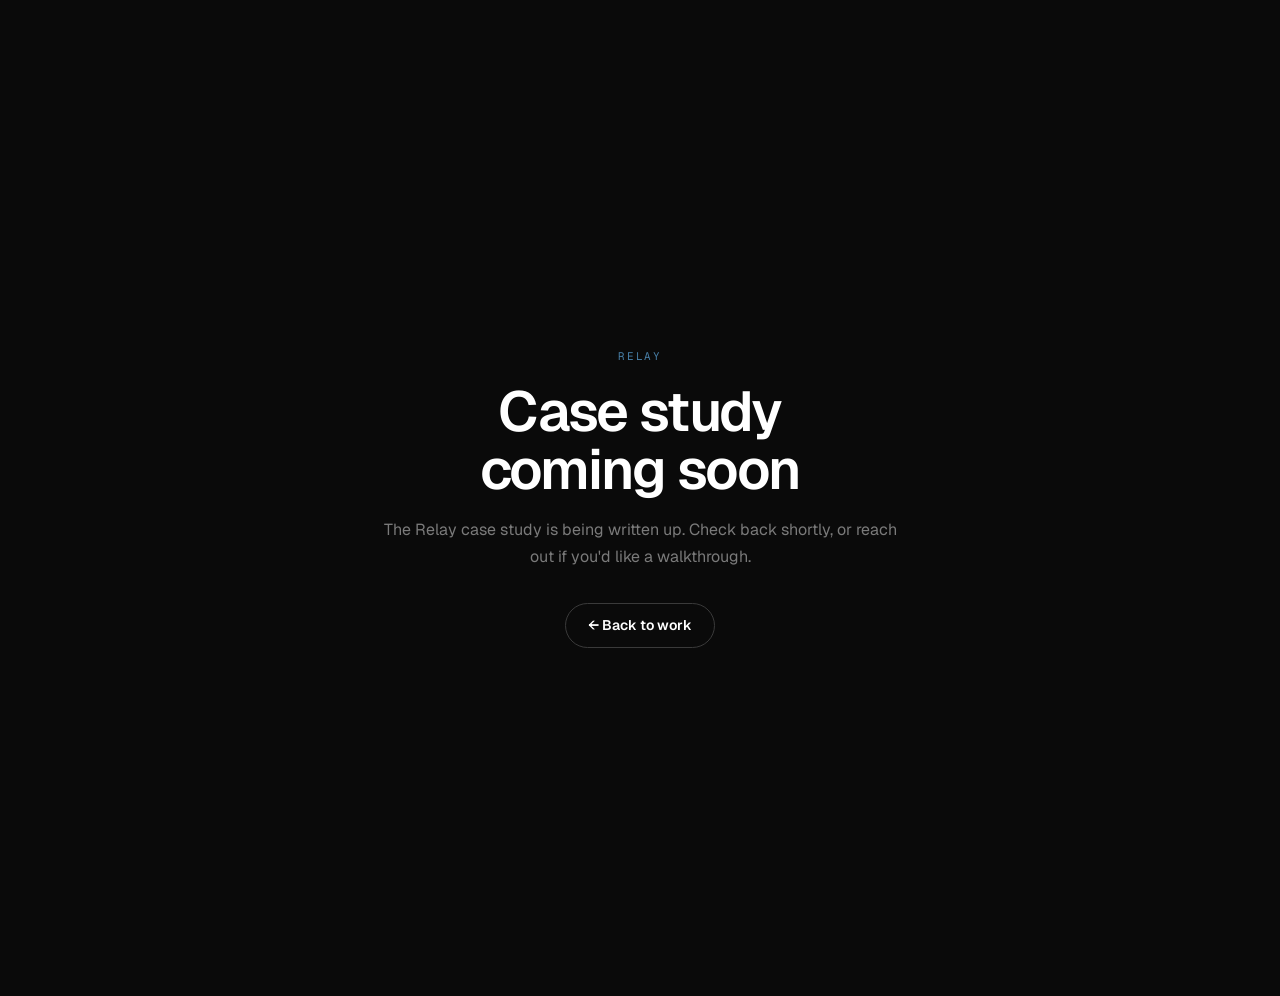
<file: relay-casestudy.html>
<!doctype html>
<html lang="en">
<head>
  <meta charset="utf-8">
  <meta name="viewport" content="width=device-width, initial-scale=1">
  <title>Relay · Case study · Lia Gong</title>
  <link rel="icon" type="image/svg+xml" href="favicon.svg">
  <link rel="stylesheet" href="colors_and_type.css">
  <style>
    body {
      margin: 0; min-height: 100vh;
      background: var(--paper); color: var(--ink);
      font-family: var(--sans);
      display: flex; align-items: center; justify-content: center;
      text-align: center; padding: 48px 24px;
    }
    .rc-wrap { max-width: 520px; }
    .rc-eyebrow {
      font-family: var(--mono); font-size: 11px; text-transform: uppercase;
      letter-spacing: 0.16em; color: var(--accent); margin-bottom: 18px;
    }
    .rc-title {
      font-family: var(--sans); font-weight: 600;
      font-size: clamp(36px, 6vw, 56px); letter-spacing: -0.03em;
      line-height: 1.05; margin: 0 0 16px;
    }
    .rc-sub {
      font-size: 16px; line-height: 1.7; color: var(--ink-3);
      margin: 0 0 32px;
    }
    .rc-back {
      display: inline-flex; align-items: center; gap: 7px;
      font-size: 14px; font-weight: 600; color: var(--ink);
      text-decoration: none; padding: 11px 22px; border-radius: 999px;
      border: 1px solid var(--line-strong);
      transition: color var(--dur-fast) var(--ease-out),
                  border-color var(--dur-fast) var(--ease-out);
    }
    .rc-back:hover { color: var(--accent); border-color: var(--accent); }
  </style>
</head>
<body>
  <main class="rc-wrap">
    <div class="rc-eyebrow">Relay</div>
    <h1 class="rc-title">Case study coming soon</h1>
    <p class="rc-sub">The Relay case study is being written up. Check back shortly, or reach out if you'd like a walkthrough.</p>
    <a class="rc-back" href="index.html">← Back to work</a>
  </main>
</body>
</html>
</file>
<file: colors_and_type.css>
/* ==========================================================================
   Lia Design System — Colors & Type  (v2 — calm with edge)
   Product designer in tech. Dark mode, light-blue accent, pill buttons.
   Inspired by addison.design (display serif) + Linear (precision).
   ========================================================================== */

/* --- Webfonts -----------------------------------------------------------
   Geist (Vercel) — single-family system covering display, UI, and body.
   Geist Mono for metadata, eyebrows, captions, and small UI markers.   */
@import url("https://fonts.googleapis.com/css2?family=Geist:wght@300;400;500;600;700&family=Geist+Mono:wght@400;500&display=swap");

:root {
  /* ---------- COLOR : Neutrals (true dark, neutral cool) ---------- */
  --paper:        #0A0A0A;   /* page background — near pure black */
  --paper-2:      #111111;   /* card / inset background */
  --paper-3:      #1A1A1A;   /* hover surface */
  --ink:          #FFFFFF;   /* primary text, pure white */
  --ink-2:        #B8B8B8;   /* secondary text */
  --ink-3:        #7A7A7A;   /* tertiary, captions, metadata */
  --ink-4:        #4A4A4A;   /* placeholders, disabled */
  --line:         #232323;   /* default border */
  --line-strong:  #3A3A3A;   /* hover / focus border */

  /* ---------- COLOR : Accent ---------- */
  --accent:       #487FA7;   /* sky blue — links, focus, marks */
  --accent-2:     #6d84a3;   /* muted secondary blue */
  --accent-deep:  #152862;   /* deep navy — layered surfaces */
  --accent-ink:   #FFFFFF;   /* foreground on accent bg */
  --accent-soft:  rgba(72, 127, 167, 0.10); /* tinted background */
  --accent-glow:  rgba(72, 127, 167, 0.35); /* button glow on hover */

  /* ---------- BUTTON SURFACES (signature pill button) ---------- */
  --btn-bg:          linear-gradient(180deg, #141b22 0%, #0b1018 100%);
  --btn-border:      rgba(72, 127, 167, 0.18);
  --btn-hover-color: var(--accent);

  /* ---------- COLOR : Semantic (used sparingly) ---------- */
  --good:         #6FBF8F;
  --warn:         #D4A03E;
  --bad:          #E16A5A;

  /* ---------- COLOR : Light mode (optional inverse) ---------- */
  --light-paper:   #FAFAFA;
  --light-paper-2: #F0F0F0;
  --light-ink:     #0A0A0A;
  --light-ink-2:   #444444;
  --light-ink-3:   #777777;
  --light-line:    #E0E0E0;

  /* ---------- TYPE : Families ----------
     Single-family system: Geist for everything except mono.
     --display and --serif are aliases of --sans, kept for backward
     compatibility with any legacy refs.                                */
  --sans:     "Geist", -apple-system, BlinkMacSystemFont, "Segoe UI", Helvetica, Arial, sans-serif;
  --display:  var(--sans);
  --serif:    var(--sans);
  --mono:     "Geist Mono", "SF Mono", Menlo, Consolas, monospace;

  /* ---------- TYPE : Scale ---------- */
  --fs-xs:    12px;
  --fs-sm:    14px;
  --fs-md:    16px;
  --fs-lg:    18px;
  --fs-xl:    22px;
  --fs-2xl:   28px;
  --fs-3xl:   40px;
  --fs-4xl:   56px;
  --fs-5xl:   88px;
  --fs-6xl:   140px;

  /* ---------- TYPE : Semantic display tokens ----------
     Page-level hero / intro pattern. Each page's H1 should use --fs-display
     (or the .h-display class). Comfortable 2.5-3× body ratio — Apple-HIG
     restraint, not addison-scale shouting.                                 */
  --fs-display:    clamp(34px, 3.8vw, 46px); /* page hero title */
  --fs-lede:       var(--fs-lg);             /* intro paragraph (18px) */
  --tracking-display: -0.025em;
  --lh-display-snug: 1.1;

  /* ---------- TYPE : Tokens ---------- */
  --lh-tight:   1.02;
  --lh-display: 1.05;
  --lh-snug:    1.2;
  --lh-body:    1.55;
  --lh-loose:   1.7;
  --tracking-tight:  -0.025em;
  --tracking-normal: 0;
  --tracking-wide:   0.06em;
  --tracking-caps:   0.12em;

  /* ---------- SPACING ---------- */
  --s-1:  4px;
  --s-2:  8px;
  --s-3:  12px;
  --s-4:  16px;
  --s-5:  24px;
  --s-6:  32px;
  --s-7:  48px;
  --s-8:  64px;
  --s-9:  96px;
  --s-10: 144px;

  /* ---------- RADII ---------- */
  --r-sm: 6px;
  --r-md: 10px;
  --r-lg: 16px;
  --r-xl: 24px;
  --r-pill: 999px;

  /* ---------- SHADOWS & GLOWS ---------- */
  --shadow-sm: 0 1px 2px rgba(0,0,0,0.40);
  --shadow-md: 0 8px 24px -8px rgba(0,0,0,0.60), 0 2px 6px -2px rgba(0,0,0,0.40);
  --shadow-lg: 0 24px 60px -16px rgba(0,0,0,0.70), 0 8px 20px -8px rgba(0,0,0,0.50);
  --shadow-pill: inset 0 0 0 1px var(--btn-border),
                 0 1px 2px rgba(0,0,0,0.40),
                 0 0 24px rgba(0,0,0,0.30);
  --shadow-pill-glow: inset 0 0 0 1px rgba(72,127,167,0.45),
                     0 0 28px rgba(72,127,167,0.30);
  --shadow-inset: inset 0 0 0 1px rgba(255,255,255,0.06);
  --shadow-card-hover: 0 20px 60px rgba(0,0,0,0.55),
                       0 0 0 1px rgba(255,255,255,0.06);

  /* ---------- CHROME : translucent surfaces (glass) ---------- */
  --chrome-glass-strong: rgba(12,12,12,0.90); /* floating nav pill — high opacity over arbitrary content */
  --chrome-glass:        rgba(12,12,12,0.75); /* overlays on artwork — badges, play buttons */

  /* ---------- OVERLAY : image gradient stops (bottom-up readability) ---------- */
  --overlay-top: rgba(10,10,10,0.85); /* darkest — anchors text on tall cards */
  --overlay-mid: rgba(10,10,10,0.25); /* mid-fade */

  /* ---------- TINT : white-on-dark scale (Apple-HIG discrete ladder) ---------- */
  --tint-1: rgba(255,255,255,0.06); /* hairline edge, very faint stroke */
  --tint-2: rgba(255,255,255,0.10); /* border, faint hover */
  --tint-3: rgba(255,255,255,0.14); /* hover surface, mid emphasis */
  --tint-4: rgba(255,255,255,0.25); /* divider, strong border */
  --tint-5: rgba(255,255,255,0.50); /* secondary text on overlay */

  /* ---------- ACCENT TINT : sky-blue scale (fills gaps around named tokens) ----------
     Named semantic tokens above (accent-soft=0.10, btn-border=0.18, accent-glow=0.35)
     are preferred for their use cases. Use --accent-tint-N for ladder positions
     that don't have a named meaning yet.                                              */
  --accent-tint-1: rgba(72,127,167,0.08); /* very faint surface tint */
  --accent-tint-2: rgba(72,127,167,0.15); /* faint border, soft gradient stop */
  --accent-tint-3: rgba(72,127,167,0.25); /* focus ring, light gradient */
  --accent-tint-4: rgba(72,127,167,0.50); /* strong border, accent stroke */

  /* ---------- MOTION ---------- */
  --ease-out:    cubic-bezier(0.22, 1, 0.36, 1);
  --ease-in-out: cubic-bezier(0.65, 0, 0.35, 1);
  --dur-fast:    140ms;
  --dur-base:    240ms;
  --dur-slow:    480ms;
}

/* ==========================================================================
   Semantic element styles — drop-in defaults
   ========================================================================== */

html, body {
  background: var(--paper);
  color: var(--ink);
  font-family: var(--sans);
  font-size: var(--fs-md);
  line-height: var(--lh-body);
  -webkit-font-smoothing: antialiased;
  text-rendering: optimizeLegibility;
}

h1, h2, h3, h4 {
  font-family: var(--sans);
  font-weight: 500;
  color: var(--ink);
  letter-spacing: var(--tracking-tight);
  text-wrap: balance;
}

.h-display, h1.display {
  font-family: var(--sans);
  font-weight: 400;
  font-size: var(--fs-display);
  line-height: var(--lh-display-snug);
  letter-spacing: var(--tracking-display);
  color: var(--ink);
  text-wrap: balance;
}

h1 { font-size: var(--fs-4xl); line-height: var(--lh-tight); font-weight: 500; }
h2 { font-size: var(--fs-3xl); line-height: var(--lh-tight); font-weight: 500; }
h3 { font-size: var(--fs-2xl); line-height: var(--lh-snug); font-weight: 500; }
h4 { font-size: var(--fs-xl);  line-height: var(--lh-snug); font-weight: 500; }

p, .body {
  font-family: var(--sans);
  font-size: var(--fs-md);
  line-height: var(--lh-body);
  color: var(--ink-2);
  text-wrap: pretty;
}

.lede {
  font-family: var(--sans);
  font-size: var(--fs-lg);
  line-height: 1.45;
  font-weight: 400;
  color: var(--ink-2);
  letter-spacing: -0.005em;
}

.serif-mark {
  font-family: var(--serif);
  font-style: italic;
  font-weight: 400;
  letter-spacing: -0.02em;
}

.eyebrow, .caption {
  font-family: var(--sans);
  font-size: var(--fs-xs);
  text-transform: uppercase;
  letter-spacing: var(--tracking-caps);
  color: var(--ink-3);
  font-weight: 500;
}

code, pre, .mono {
  font-family: var(--mono);
  font-size: 0.92em;
  color: var(--ink-2);
}

a {
  color: var(--ink);
  text-decoration: none;
  transition: color var(--dur-fast) var(--ease-out);
}
a:hover { color: var(--accent); }

::selection { background: var(--accent); color: var(--accent-ink); }

/* ---------- Pill button (the brand's signature control) ---------- */
.pill-btn {
  display: inline-flex;
  align-items: center;
  gap: 8px;
  font-family: var(--sans);
  font-size: 14px;
  font-weight: 500;
  color: var(--ink);
  background: linear-gradient(180deg, #1a1a1a 0%, #0d0d0d 100%);
  border: none;
  border-radius: 999px;
  padding: 12px 22px;
  cursor: pointer;
  letter-spacing: -0.005em;
  box-shadow: var(--shadow-pill);
  transition: box-shadow var(--dur-base) var(--ease-out),
              transform var(--dur-fast) var(--ease-out),
              color var(--dur-fast) var(--ease-out);
}
.pill-btn:hover {
  box-shadow: var(--shadow-pill-glow);
  color: var(--accent);
}
.pill-btn:active { transform: scale(0.98); }
.pill-btn .mark { color: var(--accent); font-size: 12px; }
</file>
